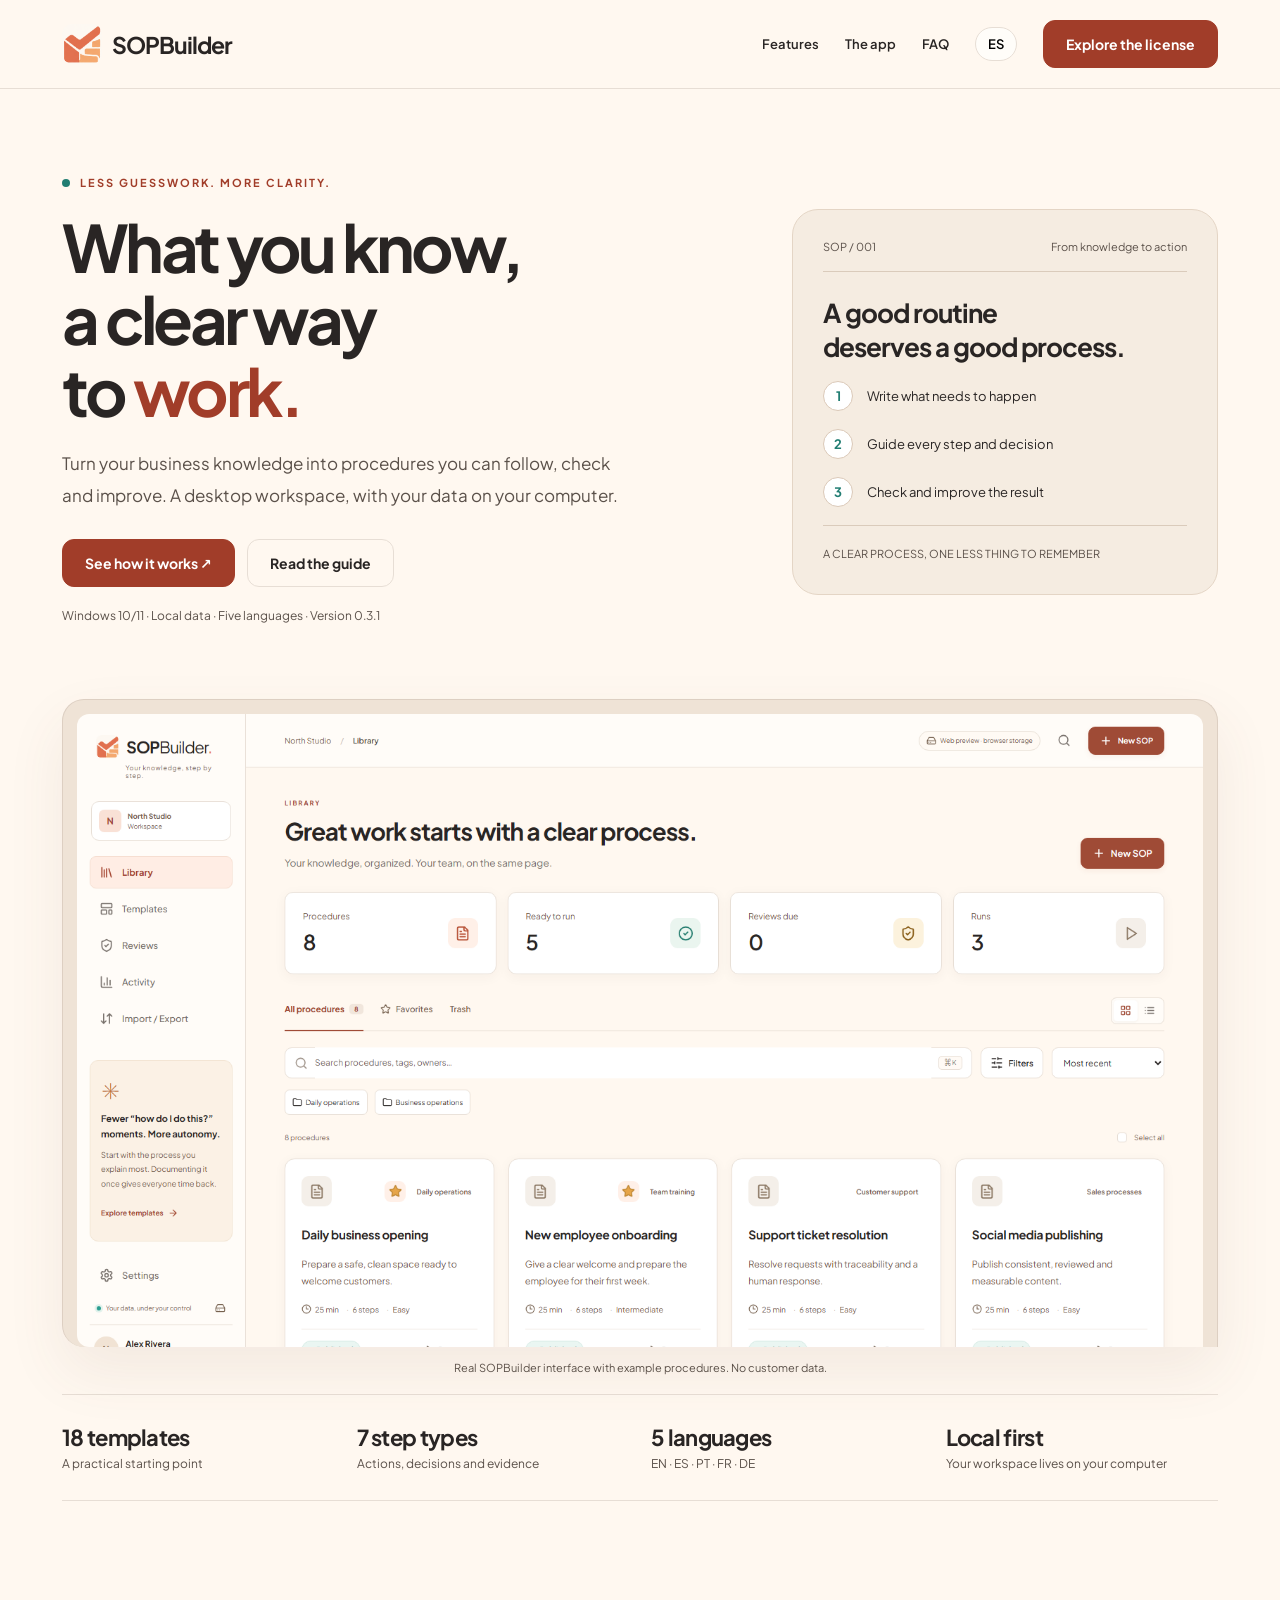
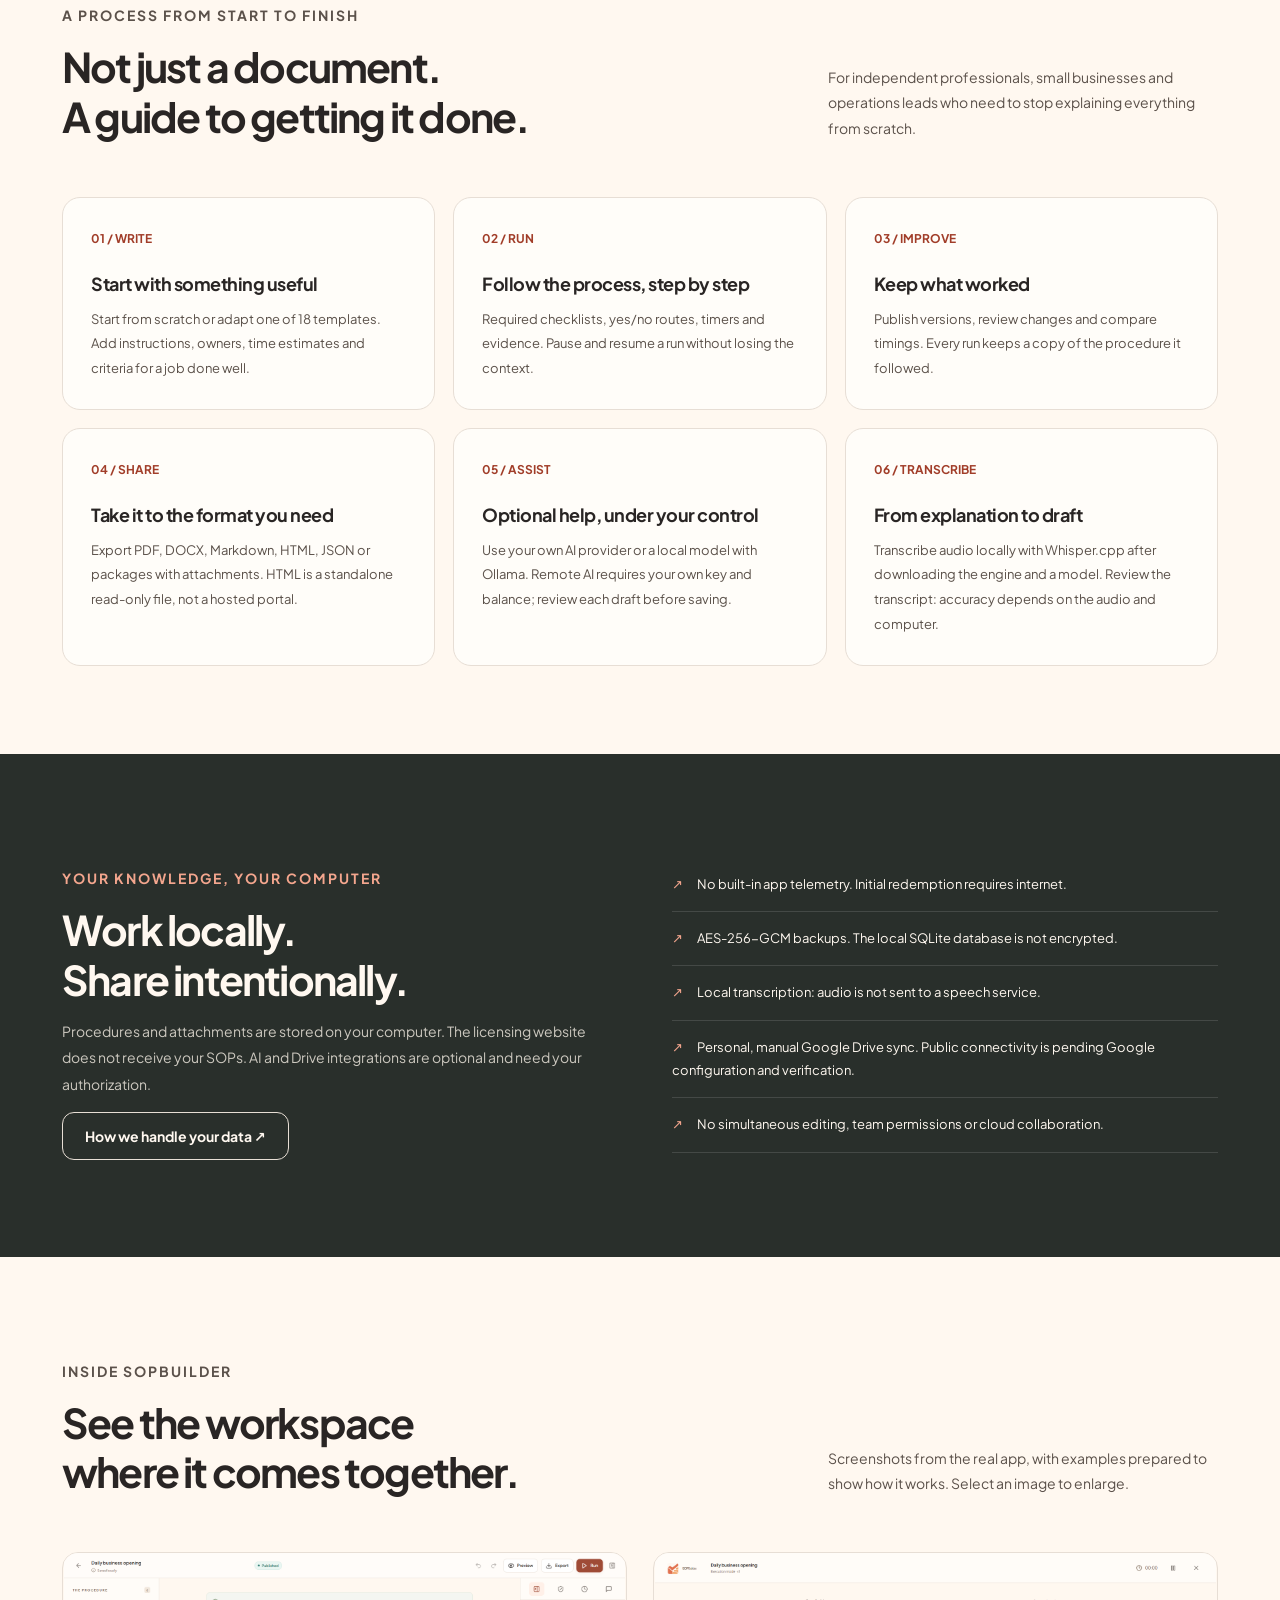
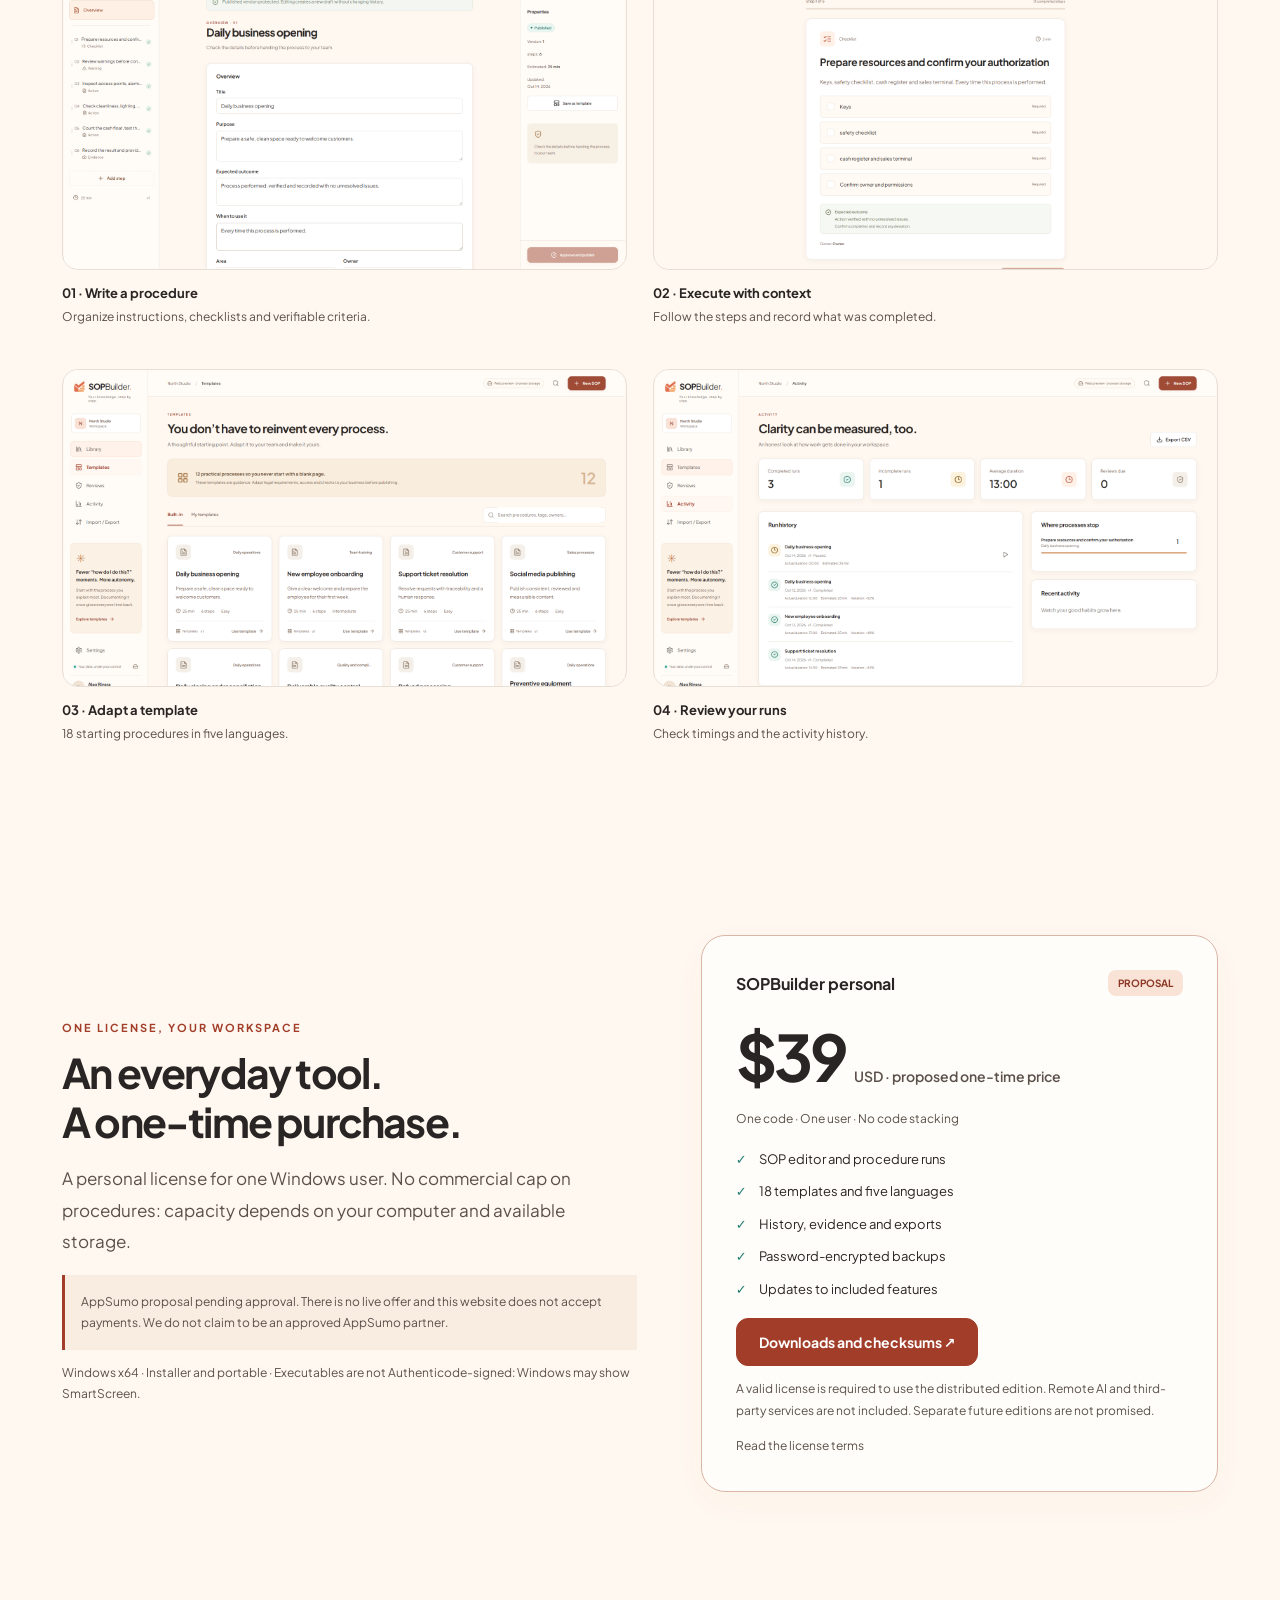
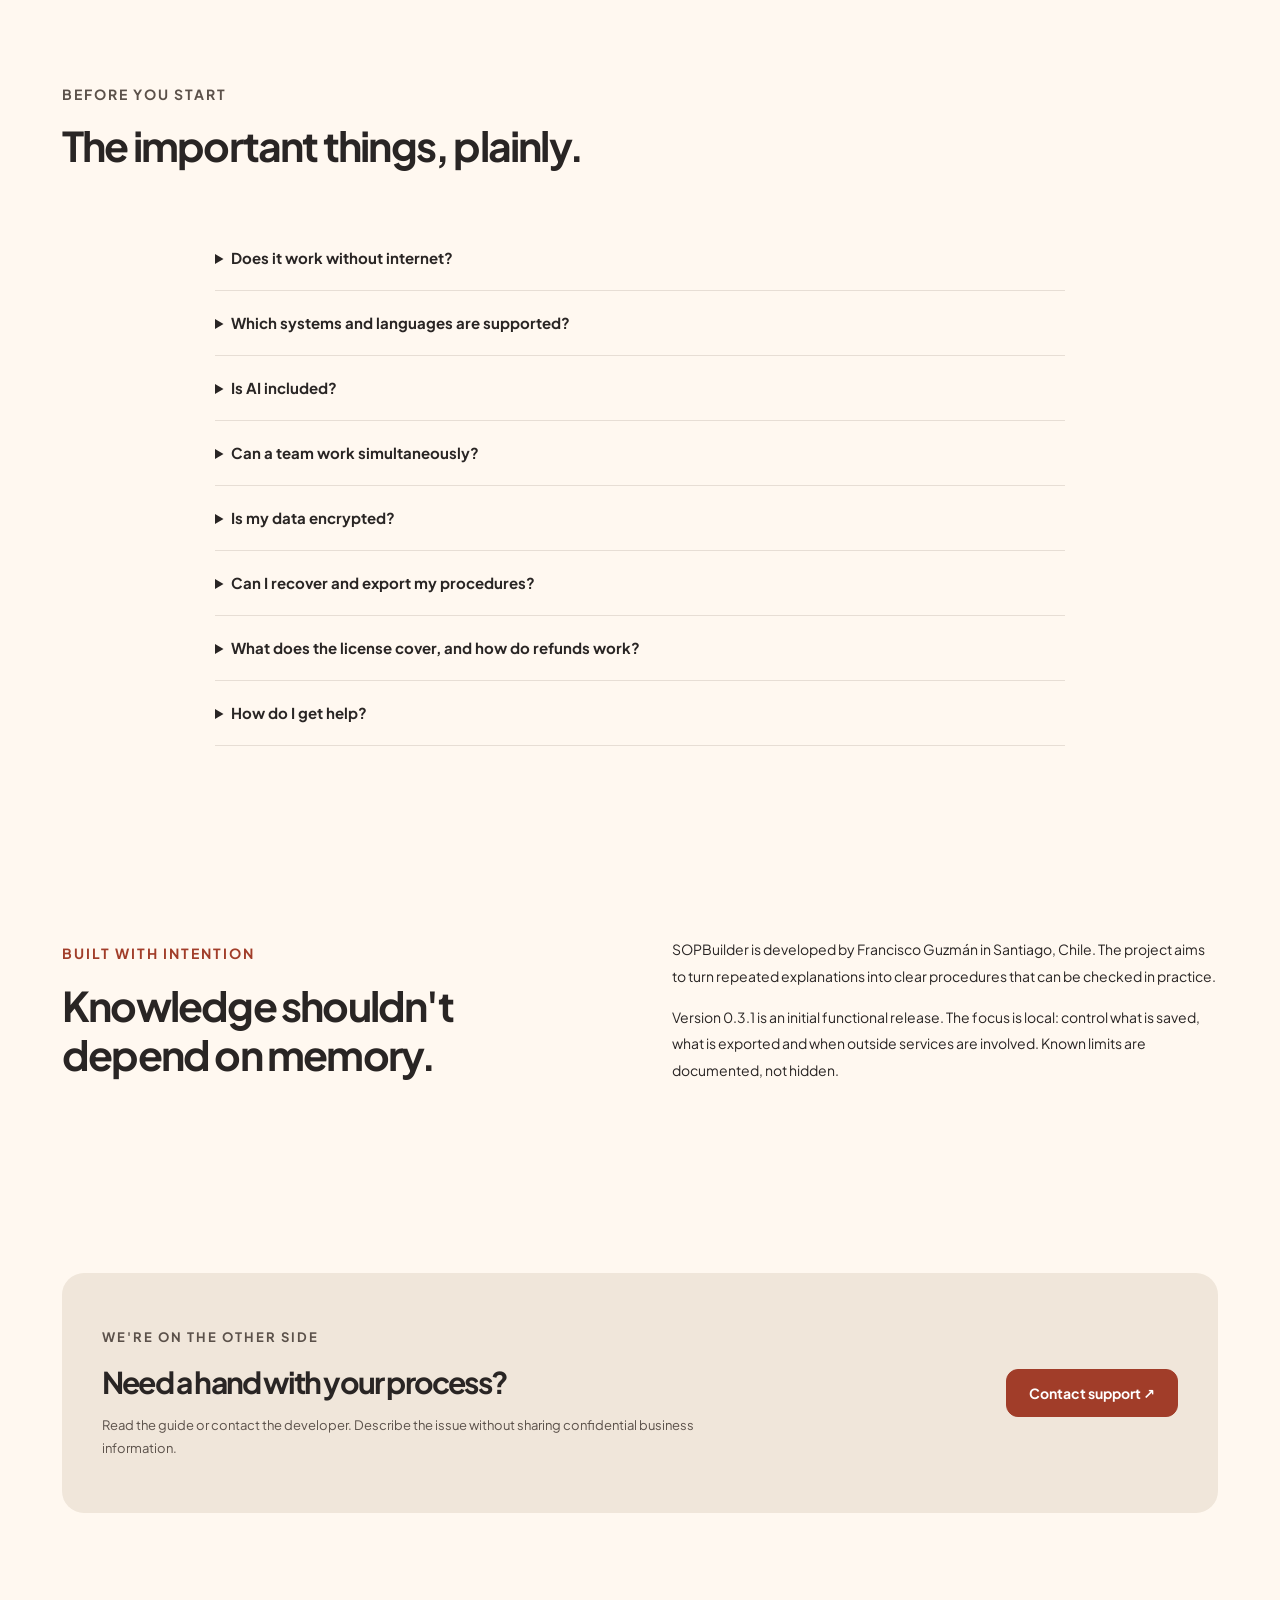
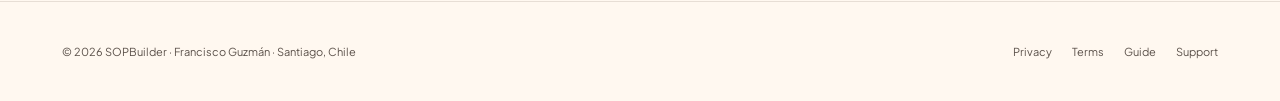
<file: index.html>
<!doctype html>
<html lang="en">
  <head>
    <meta charset="utf-8" />
    <meta name="viewport" content="width=device-width,initial-scale=1" />
    <title>SOPBuilder | Turn procedures into a way of working</title>
    <meta
      name="description"
      content="Create, run and improve standard operating procedures on your Windows computer. Local-first storage, checklists, evidence, versions and exports."
    />
    <meta name="referrer" content="strict-origin-when-cross-origin" />
    <meta
      http-equiv="Content-Security-Policy"
      content="default-src 'self'; img-src 'self'; style-src 'self'; script-src 'self'; font-src 'self'; connect-src 'none'; object-src 'none'; base-uri 'self'; form-action 'none'"
    />
    <meta
      property="og:title"
      content="SOPBuilder | Procedures you can actually follow"
    />
    <meta
      property="og:description"
      content="A local-first Windows workspace to write, execute and improve your SOPs."
    />
    <meta
      property="og:image"
      content="https://fguzman-stack.github.io/SOPBuilder-Web/assets/hero.png"
    />
    <meta
      property="og:url"
      content="https://fguzman-stack.github.io/SOPBuilder-Web/"
    />
    <link
      rel="canonical"
      href="https://fguzman-stack.github.io/SOPBuilder-Web/"
    />
    <link rel="icon" href="assets/icon.png" />
    <link rel="stylesheet" href="assets/site.css?v=0.3.1" />
    <script src="assets/site.js" defer></script>
  </head>
  <body>
    <a class="skip" href="#main">Skip to content</a>
    <header class="header">
      <div class="container nav">
        <a class="brand" href="./"
          ><img
            src="assets/icon.png"
            alt=""
            width="40"
            height="40"
          />SOPBuilder</a
        >
        <nav class="nav-links" aria-label="Main navigation">
          <a class="desktop-link" href="#features" data-es="Funciones"
            >Features</a
          ><a class="desktop-link" href="#gallery" data-es="La aplicación"
            >The app</a
          ><a class="desktop-link" href="#faq">FAQ</a
          ><button class="language" id="language" aria-label="Change language">
            ES</button
          ><a class="btn" href="#download" data-es="Conocer la licencia"
            >Explore the license</a
          >
        </nav>
      </div>
    </header>
    <main id="main">
      <section class="hero">
        <div class="container">
          <div class="hero-grid reveal">
            <div>
              <p class="eyebrow">
                <span class="dot"></span
                ><span data-es="Menos improvisación. Más claridad."
                  >Less guesswork. More clarity.</span
                >
              </p>
              <h1
                data-es="Lo que sabes,<br>una forma clara<br>de <em>trabajar.</em>"
              >
                What you know,<br />a clear way<br />to <em>work.</em>
              </h1>
              <p
                class="lead"
                data-es="Convierte el conocimiento de tu negocio en procedimientos que puedas seguir, comprobar y mejorar. Un espacio de escritorio, con tus datos en tu equipo."
              >
                Turn your business knowledge into procedures you can follow,
                check and improve. A desktop workspace, with your data on your
                computer.
              </p>
              <div class="actions">
                <a class="btn" href="#gallery" data-es="Mira cómo funciona ↗"
                  >See how it works ↗</a
                ><a
                  class="btn secondary"
                  href="guide.html"
                  data-es="Leer la guía"
                  >Read the guide</a
                >
              </div>
              <p
                class="micro"
                data-es="Windows 10/11 · Datos locales · Cinco idiomas · Versión 0.3.1"
              >
                Windows 10/11 · Local data · Five languages · Version 0.3.1
              </p>
            </div>
            <aside
              class="hero-note"
              aria-label="Illustrative workflow, not an app screenshot"
            >
              <div class="note-top">
                <span>SOP / 001</span
                ><span data-es="Del conocimiento a la acción"
                  >From knowledge to action</span
                >
              </div>
              <div
                class="note-title"
                data-es="Una buena rutina<br>merece un buen proceso."
              >
                A good routine<br />deserves a good process.
              </div>
              <div class="note-step">
                <span class="step-num">1</span
                ><span data-es="Escribe qué hay que hacer"
                  >Write what needs to happen</span
                >
              </div>
              <div class="note-step">
                <span class="step-num">2</span
                ><span data-es="Guía cada paso y decisión"
                  >Guide every step and decision</span
                >
              </div>
              <div class="note-step">
                <span class="step-num">3</span
                ><span data-es="Comprueba y mejora el resultado"
                  >Check and improve the result</span
                >
              </div>
              <div
                class="note-label"
                data-es="UN PROCESO CLARO, UNA COSA MENOS EN TU CABEZA"
              >
                A CLEAR PROCESS, ONE LESS THING TO REMEMBER
              </div>
            </aside>
          </div>
          <div class="shot-wrap reveal">
            <img
              src="assets/hero.png"
              alt="SOPBuilder procedure library with realistic example procedures"
              width="1600"
              height="900"
              fetchpriority="high"
            />
          </div>
          <p
            class="caption"
            data-es="Interfaz real de SOPBuilder con procedimientos de ejemplo. No son datos de clientes."
          >
            Real SOPBuilder interface with example procedures. No customer data.
          </p>
          <div class="facts">
            <div class="fact">
              <strong data-es="18 plantillas">18 templates</strong
              ><span data-es="Un punto de partida concreto"
                >A practical starting point</span
              >
            </div>
            <div class="fact">
              <strong data-es="7 tipos de paso">7 step types</strong
              ><span data-es="Acciones, decisiones y evidencia"
                >Actions, decisions and evidence</span
              >
            </div>
            <div class="fact">
              <strong data-es="5 idiomas">5 languages</strong
              ><span>EN · ES · PT · FR · DE</span>
            </div>
            <div class="fact">
              <strong data-es="Local primero">Local first</strong
              ><span data-es="Tu espacio vive en tu equipo"
                >Your workspace lives on your computer</span
              >
            </div>
          </div>
        </div>
      </section>
      <section class="section" id="features">
        <div class="container">
          <div class="section-head">
            <div>
              <p class="eyebrow" data-es="Un proceso de principio a fin">
                A process from start to finish
              </p>
              <h2 data-es="No solo un documento.<br>Una guía para hacerlo.">
                Not just a document.<br />A guide to getting it done.
              </h2>
            </div>
            <p
              data-es="Para profesionales, pequeños negocios y responsables de operaciones que necesitan dejar de explicarlo todo desde cero."
            >
              For independent professionals, small businesses and operations
              leads who need to stop explaining everything from scratch.
            </p>
          </div>
          <div class="features">
            <article class="feature">
              <span class="number">01 / WRITE</span>
              <h3 data-es="Empieza con algo útil">
                Start with something useful
              </h3>
              <p
                data-es="Crea desde cero o adapta una de 18 plantillas. Añade instrucciones, responsables, tiempos y criterios para saber cuándo está bien hecho."
              >
                Start from scratch or adapt one of 18 templates. Add
                instructions, owners, time estimates and criteria for a job done
                well.
              </p>
            </article>
            <article class="feature">
              <span class="number">02 / RUN</span>
              <h3 data-es="Sigue el proceso, paso a paso">
                Follow the process, step by step
              </h3>
              <p
                data-es="Checklists obligatorias, rutas sí/no, temporizadores y evidencia. Pausa y retoma una ejecución sin perder el contexto."
              >
                Required checklists, yes/no routes, timers and evidence. Pause
                and resume a run without losing the context.
              </p>
            </article>
            <article class="feature">
              <span class="number">03 / IMPROVE</span>
              <h3 data-es="Conserva lo que funcionó">Keep what worked</h3>
              <p
                data-es="Publica versiones, revisa cambios y compara tiempos. Cada ejecución conserva una copia del procedimiento que siguió."
              >
                Publish versions, review changes and compare timings. Every run
                keeps a copy of the procedure it followed.
              </p>
            </article>
            <article class="feature">
              <span class="number">04 / SHARE</span>
              <h3 data-es="Llévalo al formato que necesitas">
                Take it to the format you need
              </h3>
              <p
                data-es="Exporta PDF, DOCX, Markdown, HTML, JSON o paquetes con adjuntos. El HTML es un archivo autónomo de lectura, no un portal alojado."
              >
                Export PDF, DOCX, Markdown, HTML, JSON or packages with
                attachments. HTML is a standalone read-only file, not a hosted
                portal.
              </p>
            </article>
            <article class="feature">
              <span class="number">05 / ASSIST</span>
              <h3 data-es="Ayuda opcional, bajo tu control">
                Optional help, under your control
              </h3>
              <p
                data-es="Usa tu proveedor de IA o un modelo local con Ollama. La IA remota requiere tu propia clave y saldo; revisas cada borrador antes de guardarlo."
              >
                Use your own AI provider or a local model with Ollama. Remote AI
                requires your own key and balance; review each draft before
                saving.
              </p>
            </article>
            <article class="feature">
              <span class="number">06 / TRANSCRIBE</span>
              <h3 data-es="De una explicación a un borrador">
                From explanation to draft
              </h3>
              <p
                data-es="Transcribe audio localmente con Whisper.cpp tras descargar el motor y un modelo. Revisa la transcripción: la precisión depende del audio y del equipo."
              >
                Transcribe audio locally with Whisper.cpp after downloading the
                engine and a model. Review the transcript: accuracy depends on
                the audio and computer.
              </p>
            </article>
          </div>
        </div>
      </section>
      <section class="section dark" id="privacy">
        <div class="container story">
          <div>
            <p class="eyebrow" data-es="Tu conocimiento, tu equipo">
              Your knowledge, your computer
            </p>
            <h2 data-es="Trabaja localmente.<br>Comparte con intención.">
              Work locally.<br />Share intentionally.
            </h2>
            <p
              data-es="Los procedimientos y sus adjuntos se guardan en tu ordenador. La web de licencias no recibe tus SOPs. Las integraciones de IA y Drive son opcionales y necesitan tu autorización."
            >
              Procedures and attachments are stored on your computer. The
              licensing website does not receive your SOPs. AI and Drive
              integrations are optional and need your authorization.
            </p>
            <a
              class="btn secondary"
              href="privacy.html"
              data-es="Cómo cuidamos tus datos ↗"
              >How we handle your data ↗</a
            >
          </div>
          <ul class="privacy-points">
            <li
              data-es="Sin telemetría incorporada en la app. El canje inicial requiere Internet."
            >
              No built-in app telemetry. Initial redemption requires internet.
            </li>
            <li
              data-es="Respaldos con AES-256-GCM. La base SQLite local no está cifrada."
            >
              AES-256-GCM backups. The local SQLite database is not encrypted.
            </li>
            <li
              data-es="Transcripción local: el audio no se envía a un servicio de voz."
            >
              Local transcription: audio is not sent to a speech service.
            </li>
            <li
              data-es="Google Drive personal y manual. La conexión pública está pendiente de la configuración y verificación de Google."
            >
              Personal, manual Google Drive sync. Public connectivity is pending
              Google configuration and verification.
            </li>
            <li
              data-es="Sin edición simultánea, permisos de equipo ni colaboración en la nube."
            >
              No simultaneous editing, team permissions or cloud collaboration.
            </li>
          </ul>
        </div>
      </section>
      <section class="section" id="gallery">
        <div class="container">
          <div class="section-head">
            <div>
              <p class="eyebrow" data-es="Dentro de SOPBuilder">
                Inside SOPBuilder
              </p>
              <h2 data-es="Mira el espacio<br>donde todo toma forma.">
                See the workspace<br />where it comes together.
              </h2>
            </div>
            <p
              data-es="Capturas de la aplicación real, con ejemplos preparados para mostrar su funcionamiento. Pulsa para ampliar."
            >
              Screenshots from the real app, with examples prepared to show how
              it works. Select an image to enlarge.
            </p>
          </div>
          <div class="gallery">
            <figure>
              <img
                src="assets/feature-1.png"
                alt="Procedure editor with steps and instructions"
                width="1600"
                height="900"
                loading="lazy"
                tabindex="0"
              />
              <figcaption
                data-es="01 · Escribe un procedimiento<span>Organiza instrucciones, checklists y criterios verificables.</span>"
              >
                01 · Write a procedure<span
                  >Organize instructions, checklists and verifiable
                  criteria.</span
                >
              </figcaption>
            </figure>
            <figure>
              <img
                src="assets/feature-2.png"
                alt="Step-by-step execution with a required checklist"
                width="1600"
                height="900"
                loading="lazy"
                tabindex="0"
              />
              <figcaption
                data-es="02 · Ejecuta con contexto<span>Sigue los pasos y registra lo que se completó.</span>"
              >
                02 · Execute with context<span
                  >Follow the steps and record what was completed.</span
                >
              </figcaption>
            </figure>
            <figure>
              <img
                src="assets/feature-3.png"
                alt="Template library with daily operation procedures"
                width="1600"
                height="900"
                loading="lazy"
                tabindex="0"
              />
              <figcaption
                data-es="03 · Adapta una plantilla<span>18 procedimientos de partida en cinco idiomas.</span>"
              >
                03 · Adapt a template<span
                  >18 starting procedures in five languages.</span
                >
              </figcaption>
            </figure>
            <figure>
              <img
                src="assets/feature-4.png"
                alt="Activity records with completed procedure runs"
                width="1600"
                height="900"
                loading="lazy"
                tabindex="0"
              />
              <figcaption
                data-es="04 · Revisa las ejecuciones<span>Consulta los tiempos y el historial de actividad.</span>"
              >
                04 · Review your runs<span
                  >Check timings and the activity history.</span
                >
              </figcaption>
            </figure>
          </div>
        </div>
      </section>
      <section class="section" id="download">
        <div class="container pricing">
          <div>
            <p class="eyebrow" data-es="Una licencia, tu espacio">
              One license, your workspace
            </p>
            <h2 data-es="Una herramienta diaria.<br>Un pago único.">
              An everyday tool.<br />A one-time purchase.
            </h2>
            <p
              class="lead"
              data-es="Licencia personal para un usuario en Windows. Los procedimientos no tienen un límite comercial impuesto: la capacidad depende del equipo y el almacenamiento disponible."
            >
              A personal license for one Windows user. No commercial cap on
              procedures: capacity depends on your computer and available
              storage.
            </p>
            <p
              class="notice"
              data-es="Propuesta AppSumo pendiente de aprobación. No hay una oferta activa ni se aceptan pagos en esta web. No afirmamos ser un socio aprobado de AppSumo."
            >
              AppSumo proposal pending approval. There is no live offer and this
              website does not accept payments. We do not claim to be an
              approved AppSumo partner.
            </p>
            <p
              class="micro"
              data-es="Windows x64 · Instalador y portable · Ejecutables sin firma Authenticode: Windows puede mostrar SmartScreen."
            >
              Windows x64 · Installer and portable · Executables are not
              Authenticode-signed: Windows may show SmartScreen.
            </p>
          </div>
          <div class="price-card">
            <div class="price-top">
              <strong>SOPBuilder personal</strong
              ><span class="badge" data-es="PROPUESTA">PROPOSAL</span>
            </div>
            <div class="price">
              $39
              <small data-es="USD · pago único propuesto"
                >USD · proposed one-time price</small
              >
            </div>
            <p
              class="micro"
              data-es="Un código · Un usuario · Sin apilar códigos"
            >
              One code · One user · No code stacking
            </p>
            <ul class="price-list">
              <li data-es="Editor y ejecuciones de SOPs">
                SOP editor and procedure runs
              </li>
              <li data-es="18 plantillas y cinco idiomas">
                18 templates and five languages
              </li>
              <li data-es="Historial, evidencia y exportaciones">
                History, evidence and exports
              </li>
              <li data-es="Respaldos cifrados con contraseña">
                Password-encrypted backups
              </li>
              <li data-es="Actualizaciones de las funciones incluidas">
                Updates to included features
              </li>
            </ul>
            <a
              class="btn"
              href="https://github.com/fguzman-stack/SOPBuilder-Web/releases/latest"
              data-es="Descargas y verificaciones ↗"
              >Downloads and checksums ↗</a
            >
            <p
              class="micro"
              data-es="Necesitas una licencia válida para usar la edición distribuida. IA remota y servicios de terceros no incluidos. Ediciones futuras distintas no prometidas."
            >
              A valid license is required to use the distributed edition. Remote
              AI and third-party services are not included. Separate future
              editions are not promised.
            </p>
            <a
              href="terms.html"
              class="micro"
              data-es="Leer los términos de licencia"
              >Read the license terms</a
            >
          </div>
        </div>
      </section>
      <section class="section" id="faq">
        <div class="container">
          <div class="section-head">
            <div>
              <p class="eyebrow" data-es="Antes de empezar">Before you start</p>
              <h2 data-es="Lo importante, sin letra pequeña.">
                The important things, plainly.
              </h2>
            </div>
          </div>
          <div class="faq-list">
            <details>
              <summary data-es="¿Funciona sin Internet?">
                Does it work without internet?
              </summary>
              <p
                data-es="El canje inicial requiere Internet. Después de importar una licencia firmada, las funciones locales funcionan sin conexión; al iniciar con conexión se comprueba si la licencia fue revocada."
              >
                Initial redemption requires internet. After importing a signed
                license, local features work offline; a connected startup checks
                whether the license has been revoked.
              </p>
            </details>
            <details>
              <summary data-es="¿Qué sistemas e idiomas admite?">
                Which systems and languages are supported?
              </summary>
              <p
                data-es="Windows 10 y 11 de 64 bits. Interfaz y plantillas en español, inglés, portugués, francés y alemán; no se ofrece una versión oficial para macOS o Linux."
              >
                64-bit Windows 10 and 11. Interface and templates in Spanish,
                English, Portuguese, French and German; there is no official
                macOS or Linux edition.
              </p>
            </details>
            <details>
              <summary data-es="¿La IA está incluida?">Is AI included?</summary>
              <p
                data-es="Las funciones de integración están incluidas, pero la IA remota necesita tu cuenta, clave y saldo propios. Ollama necesita instalación y un modelo local compatible."
              >
                The integration features are included, but remote AI needs your
                own account, key and balance. Ollama needs installation and a
                compatible local model.
              </p>
            </details>
            <details>
              <summary data-es="¿Puede trabajar un equipo al mismo tiempo?">
                Can a team work simultaneously?
              </summary>
              <p
                data-es="No: es un espacio local para un usuario, sin edición en tiempo real ni roles en la nube. Puedes compartir exportaciones; los comentarios y revisiones son locales."
              >
                No: this is a local workspace for one user, without real-time
                editing or cloud roles. You can share exports; comments and
                reviews are local.
              </p>
            </details>
            <details>
              <summary data-es="¿Mis datos están cifrados?">
                Is my data encrypted?
              </summary>
              <p
                data-es="La base SQLite local no está cifrada: el bloqueo de la app no protege frente al acceso a los archivos de Windows. Los respaldos con contraseña sí usan AES-256-GCM; Drive no añade cifrado de extremo a extremo a la sincronización."
              >
                The local SQLite database is not encrypted: app locking does not
                prevent access to Windows files. Password-protected backups use
                AES-256-GCM; Drive sync does not add end-to-end encryption.
              </p>
            </details>
            <details>
              <summary
                data-es="¿Puedo recuperar y exportar mis procedimientos?"
              >
                Can I recover and export my procedures?
              </summary>
              <p
                data-es="Puedes exportar PDF, DOCX, Markdown, HTML, JSON y paquetes con adjuntos, y restaurar respaldos cifrados. Conserva la contraseña del respaldo: no podemos recuperarla."
              >
                Export PDF, DOCX, Markdown, HTML, JSON and packages with
                attachments, and restore encrypted backups. Keep your backup
                password: we cannot recover it.
              </p>
            </details>
            <details>
              <summary
                data-es="¿Qué cubre la licencia y cómo pido un reembolso?"
              >
                What does the license cover, and how do refunds work?
              </summary>
              <p
                data-es="La propuesta cubre uso personal y actualizaciones de las funciones incluidas, no servicios externos ni futuras ediciones diferentes. Si la oferta se aprueba, los reembolsos de AppSumo se tramitan con AppSumo según la ventana de la oferta (habitualmente 60 días), y la licencia reembolsada se revoca."
              >
                The proposal covers personal use and updates to included
                features, not external services or separate future editions. If
                approved, AppSumo refunds are handled through AppSumo under the
                offer's window (usually 60 days), and refunded licenses are
                revoked.
              </p>
            </details>
            <details>
              <summary data-es="¿Cómo solicito ayuda?">
                How do I get help?
              </summary>
              <p
                data-es="Escribe a familiazv2016@gmail.com con la versión de Windows y una descripción del problema. No publiques códigos, licencias, contraseñas ni contenido confidencial; todavía no se promete un plazo de respuesta garantizado."
              >
                Email familiazv2016@gmail.com with your Windows version and a
                description of the problem. Do not publish codes, licenses,
                passwords or confidential content; no guaranteed response time
                is currently promised.
              </p>
            </details>
          </div>
        </div>
      </section>
      <section class="section" id="about">
        <div class="container story">
          <div>
            <p class="eyebrow" data-es="Construido con intención">
              Built with intention
            </p>
            <h2 data-es="El conocimiento no debería<br>depender de la memoria.">
              Knowledge shouldn't<br />depend on memory.
            </h2>
          </div>
          <div>
            <p
              data-es="SOPBuilder es desarrollado por Francisco Guzmán, en Santiago, Chile. El proyecto busca convertir explicaciones repetidas en procedimientos claros que se pueden comprobar en la práctica."
            >
              SOPBuilder is developed by Francisco Guzmán in Santiago, Chile.
              The project aims to turn repeated explanations into clear
              procedures that can be checked in practice.
            </p>
            <p
              data-es="La versión 0.3.1 es una primera versión funcional. El enfoque es local: controlar qué se guarda, qué se exporta y cuándo intervienen servicios externos. Los límites conocidos se documentan, no se ocultan."
            >
              Version 0.3.1 is an initial functional release. The focus is
              local: control what is saved, what is exported and when outside
              services are involved. Known limits are documented, not hidden.
            </p>
          </div>
        </div>
      </section>
      <section class="section" id="support">
        <div class="container">
          <div class="support-card">
            <div>
              <p class="eyebrow" data-es="Estamos del otro lado">
                We're on the other side
              </p>
              <h2 data-es="¿Tu proceso necesita una mano?">
                Need a hand with your process?
              </h2>
              <p
                data-es="Consulta la guía o escribe al desarrollador. Describe el problema sin compartir información confidencial de tu negocio."
              >
                Read the guide or contact the developer. Describe the issue
                without sharing confidential business information.
              </p>
            </div>
            <a
              class="btn"
              href="mailto:familiazv2016@gmail.com?subject=SOPBuilder%20support"
              data-es="Contactar soporte ↗"
              >Contact support ↗</a
            >
          </div>
        </div>
      </section>
    </main>
    <footer class="footer">
      <div class="container footer-inner">
        <p>© 2026 SOPBuilder · Francisco Guzmán · Santiago, Chile</p>
        <div class="footer-links">
          <a href="privacy.html" data-es="Privacidad">Privacy</a
          ><a href="terms.html" data-es="Términos">Terms</a
          ><a href="guide.html" data-es="Guía">Guide</a
          ><a href="mailto:familiazv2016@gmail.com" data-es="Soporte"
            >Support</a
          >
        </div>
      </div>
    </footer>
    <dialog id="lightbox" class="lightbox">
      <button id="close-lightbox" aria-label="Close image">
        Close / Cerrar ×</button
      ><img id="lightbox-image" alt="" />
    </dialog>
  </body>
</html>
</file>
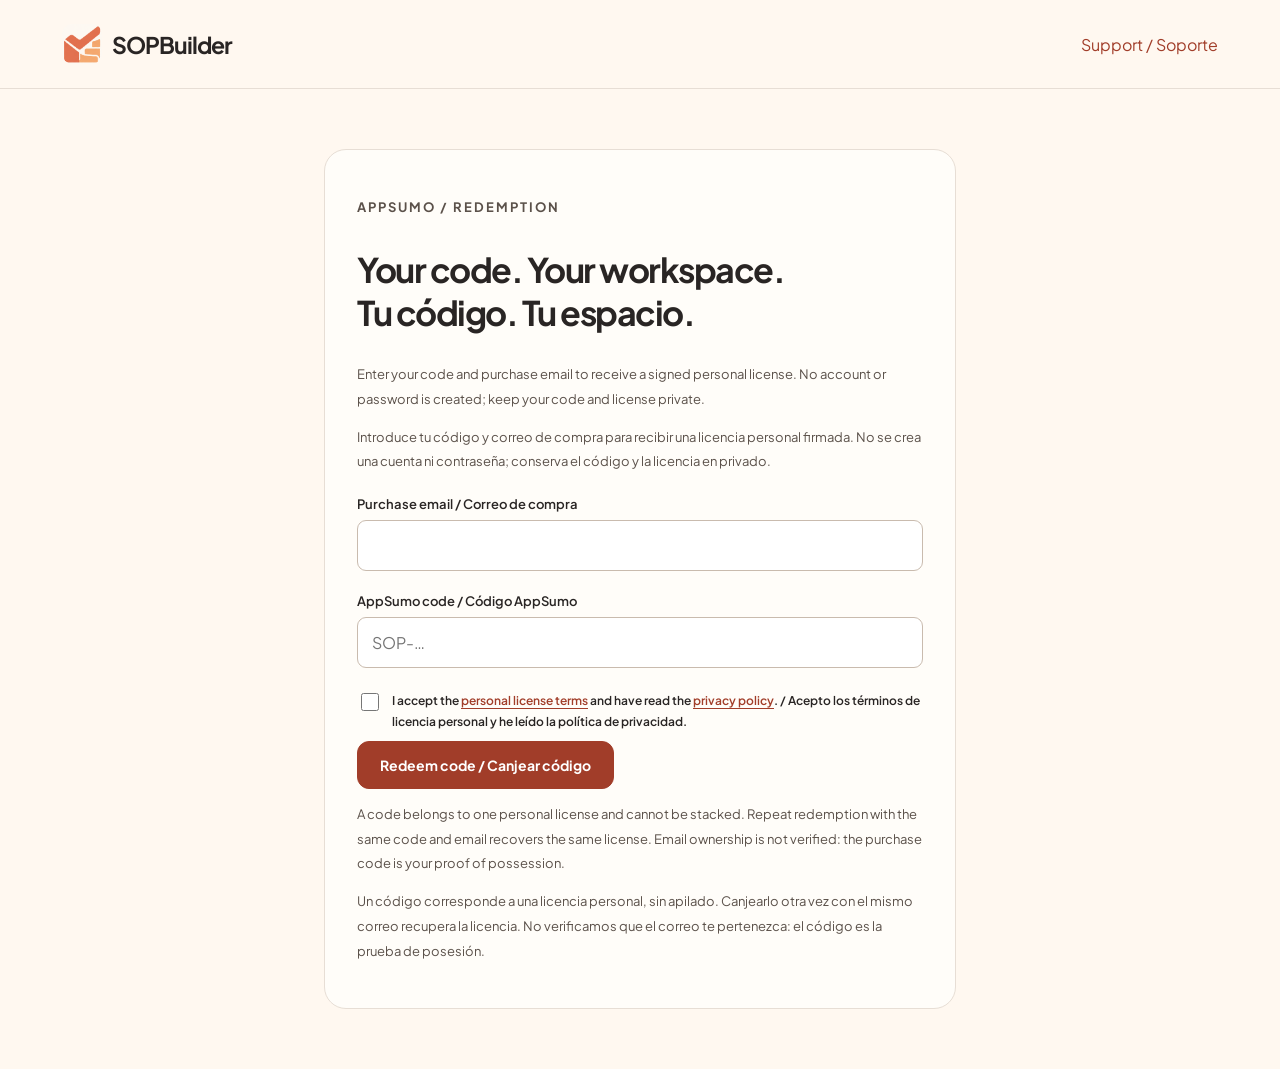
<file: activate-sop-a9e62d71/index.html>
<!doctype html>
<html lang="en">
  <head>
    <meta charset="utf-8" />
    <meta name="viewport" content="width=device-width,initial-scale=1" />
    <title>Redeem your SOPBuilder code</title>
    <meta name="robots" content="noindex,nofollow,noarchive" />
    <meta name="referrer" content="no-referrer" />
    <meta
      http-equiv="Content-Security-Policy"
      content="default-src 'self'; connect-src https://bpxwzslftjzzokgmrrzj.supabase.co; script-src 'self'; style-src 'self'; font-src 'self'; img-src 'self'; object-src 'none'; base-uri 'self'; form-action 'none'"
    />
    <link rel="icon" href="../assets/icon.png" />
    <link rel="stylesheet" href="../assets/site.css?v=0.3.1" />
    <script src="../assets/redeem.js" defer></script>
  </head>
  <body>
    <header class="header">
      <div class="container nav">
        <a class="brand" href="../"
          ><img
            src="../assets/icon.png"
            alt=""
            width="40"
            height="40"
          />SOPBuilder</a
        ><a href="mailto:familiazv2016@gmail.com">Support / Soporte</a>
      </div>
    </header>
    <main class="redeem-shell">
      <section class="redeem-card">
        <p class="eyebrow">APPSUMO / REDEMPTION</p>
        <h1>Your code. Your workspace.<br />Tu código. Tu espacio.</h1>
        <p>
          Enter your code and purchase email to receive a signed personal
          license. No account or password is created; keep your code and license
          private.
        </p>
        <p>
          Introduce tu código y correo de compra para recibir una licencia
          personal firmada. No se crea una cuenta ni contraseña; conserva el
          código y la licencia en privado.
        </p>
        <form id="redeem-form">
          <label for="email">Purchase email / Correo de compra</label
          ><input
            id="email"
            type="email"
            required
            maxlength="254"
            autocomplete="email"
          /><label for="code">AppSumo code / Código AppSumo</label
          ><input
            id="code"
            type="text"
            required
            minlength="36"
            maxlength="36"
            pattern="[Ss][Oo][Pp]-[A-Fa-f0-9]{32}"
            autocomplete="off"
            autocapitalize="characters"
            spellcheck="false"
            placeholder="SOP-…"
          /><label class="check-label"
            ><input id="terms" type="checkbox" required /><span
              >I accept the
              <a href="../terms.html" target="_blank" rel="noopener"
                >personal license terms</a
              >
              and have read the
              <a href="../privacy.html" target="_blank" rel="noopener"
                >privacy policy</a
              >. / Acepto los términos de licencia personal y he leído la
              política de privacidad.</span
            ></label
          ><button id="submit" class="btn" type="submit">
            Redeem code / Canjear código
          </button>
        </form>
        <div
          id="message"
          class="form-message"
          role="status"
          aria-live="polite"
        ></div>
        <section id="success" hidden>
          <h2>You're ready / Todo listo</h2>
          <ol>
            <li>Save the .soplicense file. / Guarda el archivo .soplicense.</li>
            <li>
              Download and install SOPBuilder for Windows. / Descarga e instala
              SOPBuilder para Windows.
            </li>
            <li>
              Open the app and choose “Import license”. / Abre la app y elige
              «Importar licencia».
            </li>
          </ol>
          <button id="save-license" class="btn">
            Save license / Guardar licencia
          </button>
          <p>
            <a
              href="https://github.com/fguzman-stack/SOPBuilder-Web/releases/latest"
              target="_blank"
              rel="noopener"
              >Windows downloads and SHA-256 checksums ↗</a
            >
          </p>
          <p>
            The executable is not Authenticode-signed. / El ejecutable no tiene
            firma Authenticode.
          </p>
        </section>
        <p>
          A code belongs to one personal license and cannot be stacked. Repeat
          redemption with the same code and email recovers the same license.
          Email ownership is not verified: the purchase code is your proof of
          possession.
        </p>
        <p>
          Un código corresponde a una licencia personal, sin apilado. Canjearlo
          otra vez con el mismo correo recupera la licencia. No verificamos que
          el correo te pertenezca: el código es la prueba de posesión.
        </p>
        <noscript
          ><p>
            JavaScript is required to redeem securely. / Necesitas JavaScript
            para el canje seguro.
          </p></noscript
        >
      </section>
    </main>
  </body>
</html>
</file>
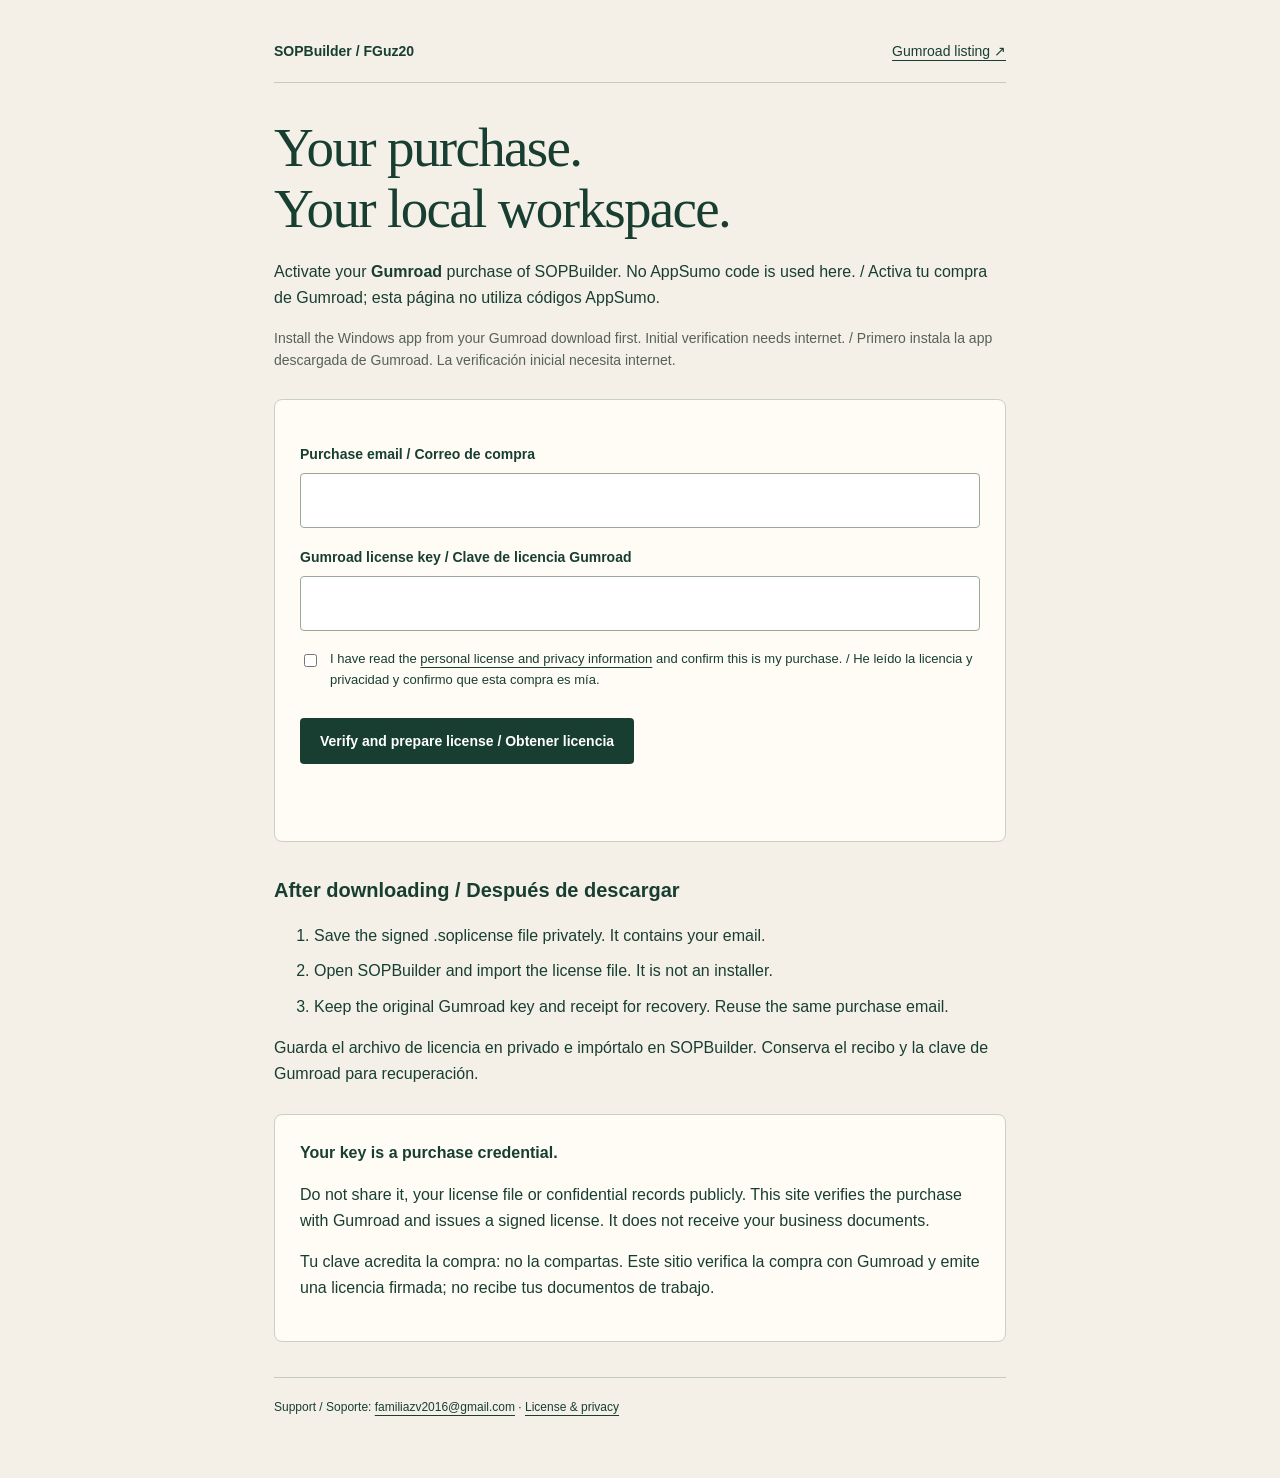
<file: gumroad/index.html>
<!doctype html><html lang="en"><head><meta charset="utf-8"><meta name="viewport" content="width=device-width,initial-scale=1"><meta name="referrer" content="no-referrer"><title>SOPBuilder | Gumroad activation</title><style>*{box-sizing:border-box}body{margin:0;background:#f4f0e7;color:#183e32;font:16px/1.6 Arial,sans-serif}main{max-width:780px;margin:40px auto;padding:0 24px}a{color:inherit;text-underline-offset:4px}nav{display:flex;justify-content:space-between;gap:20px;border-bottom:1px solid #c4cbbc;padding-bottom:20px;font-size:14px}h1{font:400 clamp(36px,7vw,55px)/1.1 Georgia,serif;letter-spacing:-.03em;margin:35px 0 20px}h2{font-size:20px;margin-top:32px}.muted{color:#566158;font-size:14px}form,.notice{padding:25px;background:#fffcf5;border:1px solid #cad0c2;border-radius:8px;margin:28px 0}label{display:block;font-weight:700;font-size:14px;margin:18px 0 7px}input:not([type=checkbox]){display:block;width:100%;padding:14px;border:1px solid #9aa79a;border-radius:4px;font:inherit;background:white;color:#183e32}.consent{font-size:13px;font-weight:400;display:flex;gap:10px;align-items:start}.consent input{margin-top:5px}button,.download{display:inline-block;padding:15px 20px;border:0;border-radius:4px;background:#183e32;color:white;font:700 14px Arial,sans-serif;cursor:pointer;text-decoration:none;margin-top:20px}button:disabled{opacity:.6;cursor:wait}:focus-visible{outline:3px solid #b54229;outline-offset:4px}#status{font-size:14px;min-height:24px}#status.error{color:#9b291d}footer{border-top:1px solid #c4cbbc;margin-top:35px;padding:20px 0;font-size:12px}code{overflow-wrap:anywhere}li{margin-bottom:10px}[hidden]{display:none!important}@media(max-width:480px){main{margin:22px auto;padding:0 17px}form{padding:18px}}</style></head><body><main><nav><strong>SOPBuilder / FGuz20</strong><a href="https://francisssco.gumroad.com/l/sopbuilder-windows">Gumroad listing ↗</a></nav><h1>Your purchase.<br>Your local workspace.</h1><p>Activate your <strong>Gumroad</strong> purchase of SOPBuilder. No AppSumo code is used here. / Activa tu compra de Gumroad; esta página no utiliza códigos AppSumo.</p><p class="muted">Install the Windows app from your Gumroad download first. Initial verification needs internet. / Primero instala la app descargada de Gumroad. La verificación inicial necesita internet.</p><form id="activate"><label for="email">Purchase email / Correo de compra</label><input type="email" id="email" name="email" maxlength="254" required autocomplete="email"><label for="key">Gumroad license key / Clave de licencia Gumroad</label><input id="key" name="key" required minlength="12" maxlength="128" autocomplete="off" spellcheck="false" autocapitalize="characters"><label class="consent"><input type="checkbox" name="consent" required><span>I have read the <a href="terms.html" target="_blank" rel="noopener noreferrer">personal license and privacy information</a> and confirm this is my purchase. / He leído la licencia y privacidad y confirmo que esta compra es mía.</span></label><button id="submit" type="submit">Verify and prepare license / Obtener licencia</button><p id="status" role="status" aria-live="polite"></p><a class="download" id="download" hidden>Save signed license / Guardar licencia</a></form><section><h2>After downloading / Después de descargar</h2><ol><li>Save the signed .soplicense file privately. It contains your email.</li><li>Open SOPBuilder and import the license file. It is not an installer.</li><li>Keep the original Gumroad key and receipt for recovery. Reuse the same purchase email.</li></ol><p lang="es">Guarda el archivo de licencia en privado e impórtalo en SOPBuilder. Conserva el recibo y la clave de Gumroad para recuperación.</p></section><div class="notice"><strong>Your key is a purchase credential.</strong><p>Do not share it, your license file or confidential records publicly. This site verifies the purchase with Gumroad and issues a signed license. It does not receive your business documents.</p><p lang="es">Tu clave acredita la compra: no la compartas. Este sitio verifica la compra con Gumroad y emite una licencia firmada; no recibe tus documentos de trabajo.</p></div><footer>Support / Soporte: <a href="mailto:familiazv2016@gmail.com">familiazv2016@gmail.com</a> · <a href="terms.html">License & privacy</a></footer></main><script>const endpoint="https://bpxwzslftjzzokgmrrzj.supabase.co/functions/v1/gumroad-activate";const form=document.getElementById('activate');const status=document.getElementById('status');const button=document.getElementById('submit');const link=document.getElementById('download');let previousUrl;
form.addEventListener('submit',async(event)=>{event.preventDefault();if(!form.reportValidity())return;button.disabled=true;status.className='';status.textContent='Verifying your Gumroad purchase… / Verificando tu compra…';link.hidden=true;
try{const response=await fetch(endpoint,{method:'POST',headers:{'Content-Type':'application/json'},cache:'no-store',body:JSON.stringify({license_key:form.elements.key.value.trim(),email:form.elements.email.value.trim(),deviceId:document.getElementById('device')?.value.trim(),acceptTerms:form.elements.consent.checked})});const data=await response.json();if(!response.ok||!data.license)throw new Error(data.error||'Activation unavailable');if(previousUrl)URL.revokeObjectURL(previousUrl);previousUrl=URL.createObjectURL(new Blob([JSON.stringify(data.license,null,2)],{type:'application/json'}));link.href=previousUrl;link.download=data.filename;link.hidden=false;status.textContent='License ready. Save it privately, then import it in the app. / Guarda tu licencia en privado e impórtala en la aplicación.';form.elements.key.value='';link.focus();}
catch(error){status.className='error';status.textContent='Could not activate / No se pudo activar: '+(error instanceof Error?error.message:'Check your connection');}finally{button.disabled=false;}});</script></body></html>
</file>
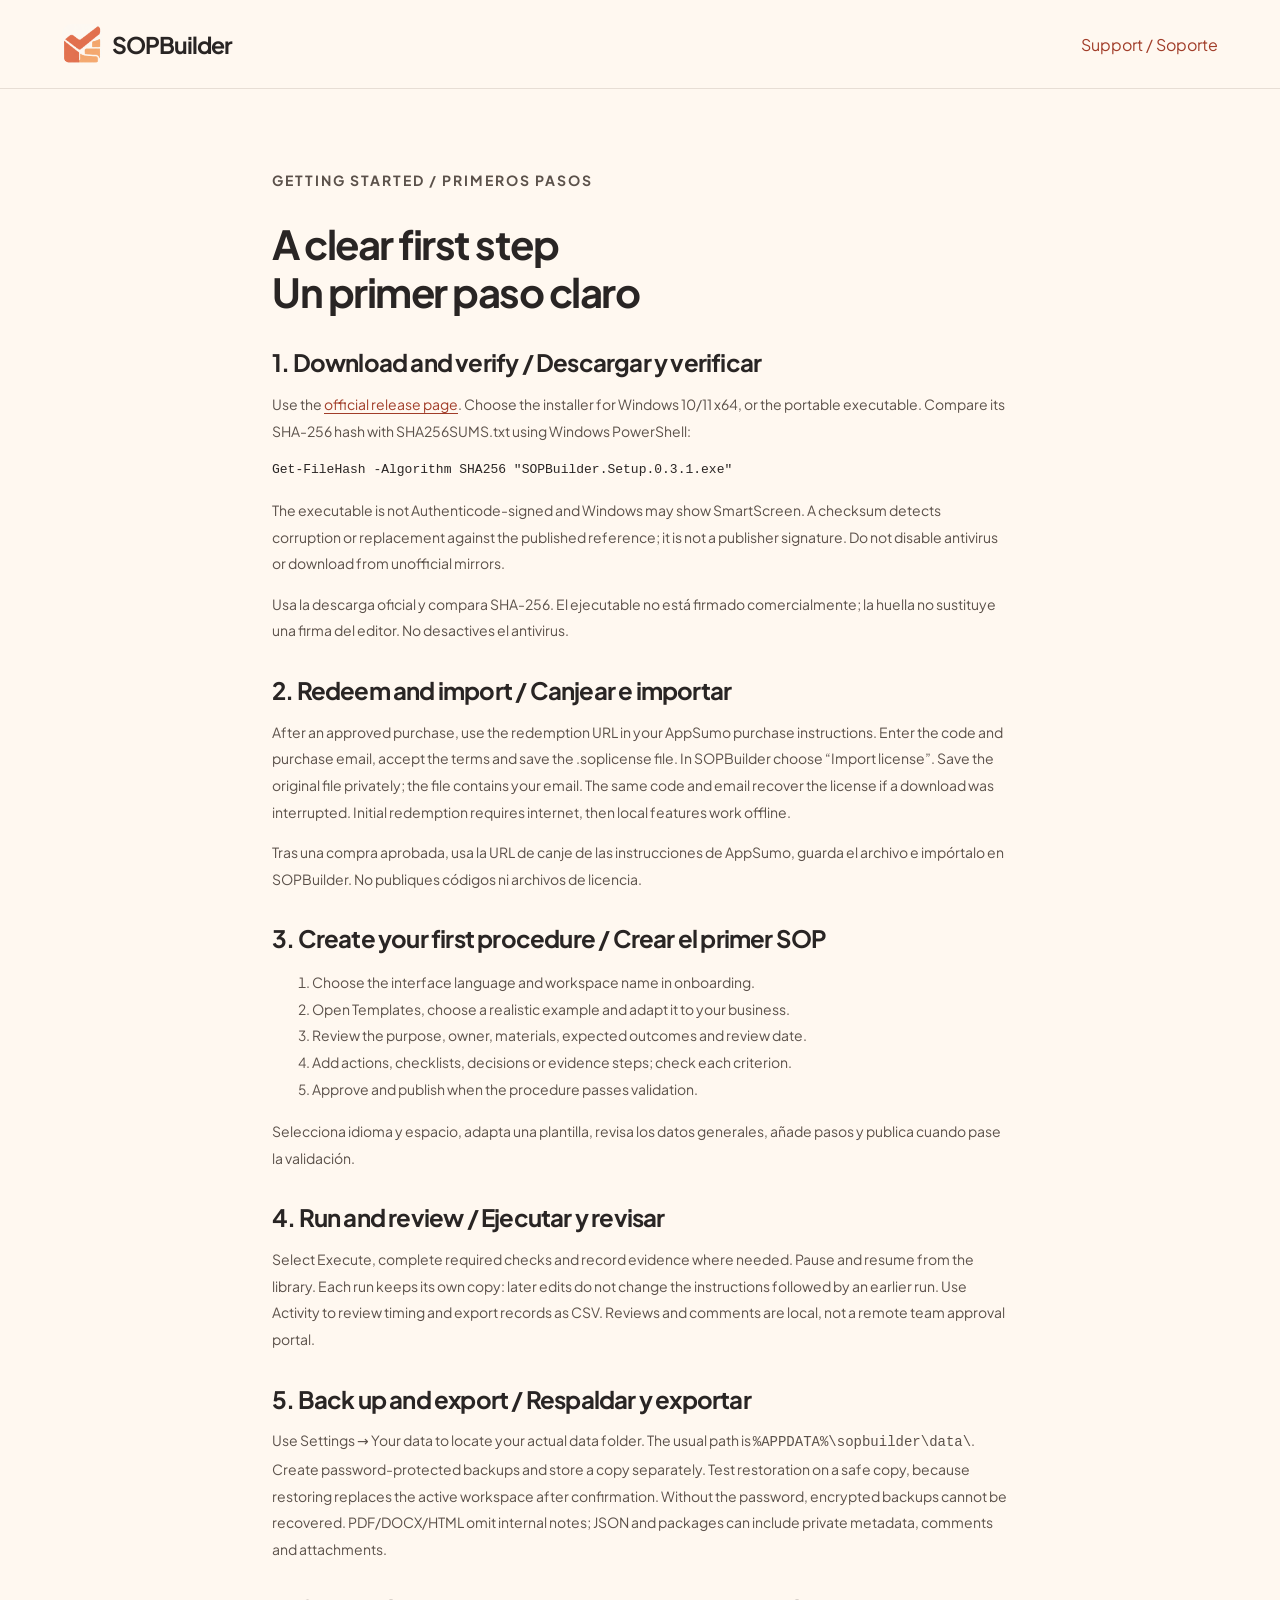
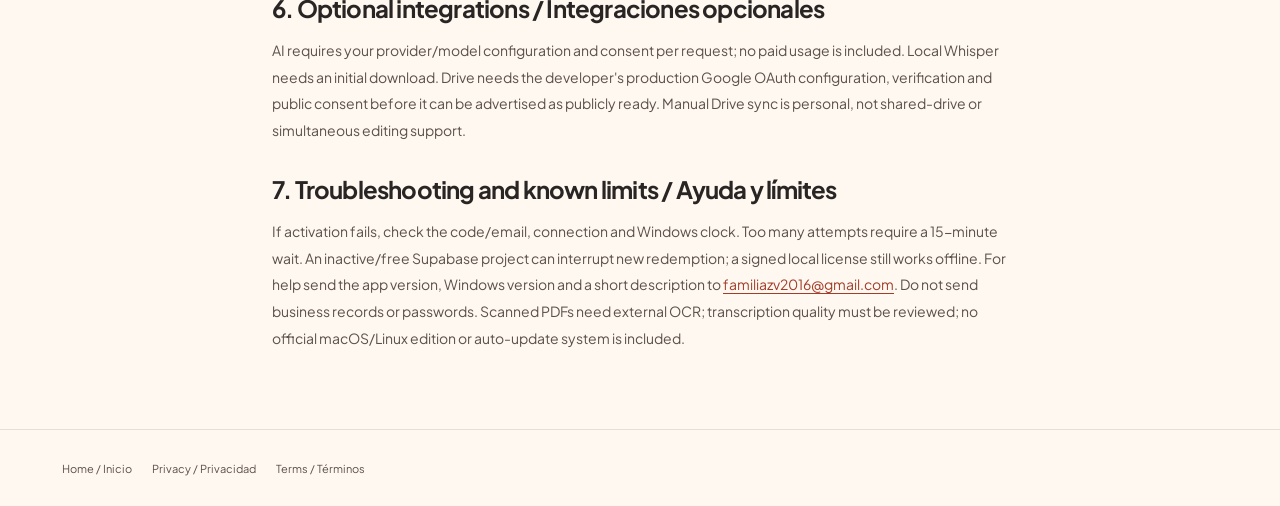
<file: guide.html>
<!doctype html>
<html lang="en">
  <head>
    <meta charset="utf-8" />
    <meta name="viewport" content="width=device-width,initial-scale=1" />
    <title>Getting started | SOPBuilder</title>
    <meta
      name="description"
      content="Download, verify, activate and start using SOPBuilder for Windows."
    />
    <link rel="icon" href="assets/icon.png" />
    <link rel="stylesheet" href="assets/site.css?v=0.3.1" />
  </head>
  <body>
    <header class="header">
      <div class="container nav">
        <a class="brand" href="./"
          ><img
            src="assets/icon.png"
            alt=""
            width="40"
            height="40"
          />SOPBuilder</a
        ><a href="mailto:familiazv2016@gmail.com">Support / Soporte</a>
      </div>
    </header>
    <main class="legal">
      <p class="eyebrow">GETTING STARTED / PRIMEROS PASOS</p>
      <h1>A clear first step<br />Un primer paso claro</h1>
      <h2>1. Download and verify / Descargar y verificar</h2>
      <p>
        Use the
        <a
          href="https://github.com/fguzman-stack/SOPBuilder-Web/releases/latest"
          >official release page</a
        >. Choose the installer for Windows 10/11 x64, or the portable
        executable. Compare its SHA-256 hash with SHA256SUMS.txt using Windows
        PowerShell:
      </p>
      <pre><code>Get-FileHash -Algorithm SHA256 "SOPBuilder.Setup.0.3.1.exe"</code></pre>
      <p>
        The executable is not Authenticode-signed and Windows may show
        SmartScreen. A checksum detects corruption or replacement against the
        published reference; it is not a publisher signature. Do not disable
        antivirus or download from unofficial mirrors.
      </p>
      <p>
        Usa la descarga oficial y compara SHA-256. El ejecutable no está firmado
        comercialmente; la huella no sustituye una firma del editor. No
        desactives el antivirus.
      </p>
      <h2>2. Redeem and import / Canjear e importar</h2>
      <p>
        After an approved purchase, use the redemption URL in your AppSumo
        purchase instructions. Enter the code and purchase email, accept the
        terms and save the .soplicense file. In SOPBuilder choose “Import
        license”. Save the original file privately; the file contains your
        email. The same code and email recover the license if a download was
        interrupted. Initial redemption requires internet, then local features
        work offline.
      </p>
      <p>
        Tras una compra aprobada, usa la URL de canje de las instrucciones de
        AppSumo, guarda el archivo e impórtalo en SOPBuilder. No publiques
        códigos ni archivos de licencia.
      </p>
      <h2>3. Create your first procedure / Crear el primer SOP</h2>
      <ol>
        <li>Choose the interface language and workspace name in onboarding.</li>
        <li>
          Open Templates, choose a realistic example and adapt it to your
          business.
        </li>
        <li>
          Review the purpose, owner, materials, expected outcomes and review
          date.
        </li>
        <li>
          Add actions, checklists, decisions or evidence steps; check each
          criterion.
        </li>
        <li>Approve and publish when the procedure passes validation.</li>
      </ol>
      <p>
        Selecciona idioma y espacio, adapta una plantilla, revisa los datos
        generales, añade pasos y publica cuando pase la validación.
      </p>
      <h2>4. Run and review / Ejecutar y revisar</h2>
      <p>
        Select Execute, complete required checks and record evidence where
        needed. Pause and resume from the library. Each run keeps its own copy:
        later edits do not change the instructions followed by an earlier run.
        Use Activity to review timing and export records as CSV. Reviews and
        comments are local, not a remote team approval portal.
      </p>
      <h2>5. Back up and export / Respaldar y exportar</h2>
      <p>
        Use Settings → Your data to locate your actual data folder. The usual
        path is <code>%APPDATA%\sopbuilder\data\</code>. Create
        password-protected backups and store a copy separately. Test restoration
        on a safe copy, because restoring replaces the active workspace after
        confirmation. Without the password, encrypted backups cannot be
        recovered. PDF/DOCX/HTML omit internal notes; JSON and packages can
        include private metadata, comments and attachments.
      </p>
      <h2>6. Optional integrations / Integraciones opcionales</h2>
      <p>
        AI requires your provider/model configuration and consent per request;
        no paid usage is included. Local Whisper needs an initial download.
        Drive needs the developer's production Google OAuth configuration,
        verification and public consent before it can be advertised as publicly
        ready. Manual Drive sync is personal, not shared-drive or simultaneous
        editing support.
      </p>
      <h2>7. Troubleshooting and known limits / Ayuda y límites</h2>
      <p>
        If activation fails, check the code/email, connection and Windows clock.
        Too many attempts require a 15-minute wait. An inactive/free Supabase
        project can interrupt new redemption; a signed local license still works
        offline. For help send the app version, Windows version and a short
        description to
        <a href="mailto:familiazv2016@gmail.com">familiazv2016@gmail.com</a>. Do
        not send business records or passwords. Scanned PDFs need external OCR;
        transcription quality must be reviewed; no official macOS/Linux edition
        or auto-update system is included.
      </p>
    </main>
    <footer class="footer">
      <div class="container footer-links">
        <a href="./">Home / Inicio</a
        ><a href="privacy.html">Privacy / Privacidad</a
        ><a href="terms.html">Terms / Términos</a>
      </div>
    </footer>
  </body>
</html>
</file>
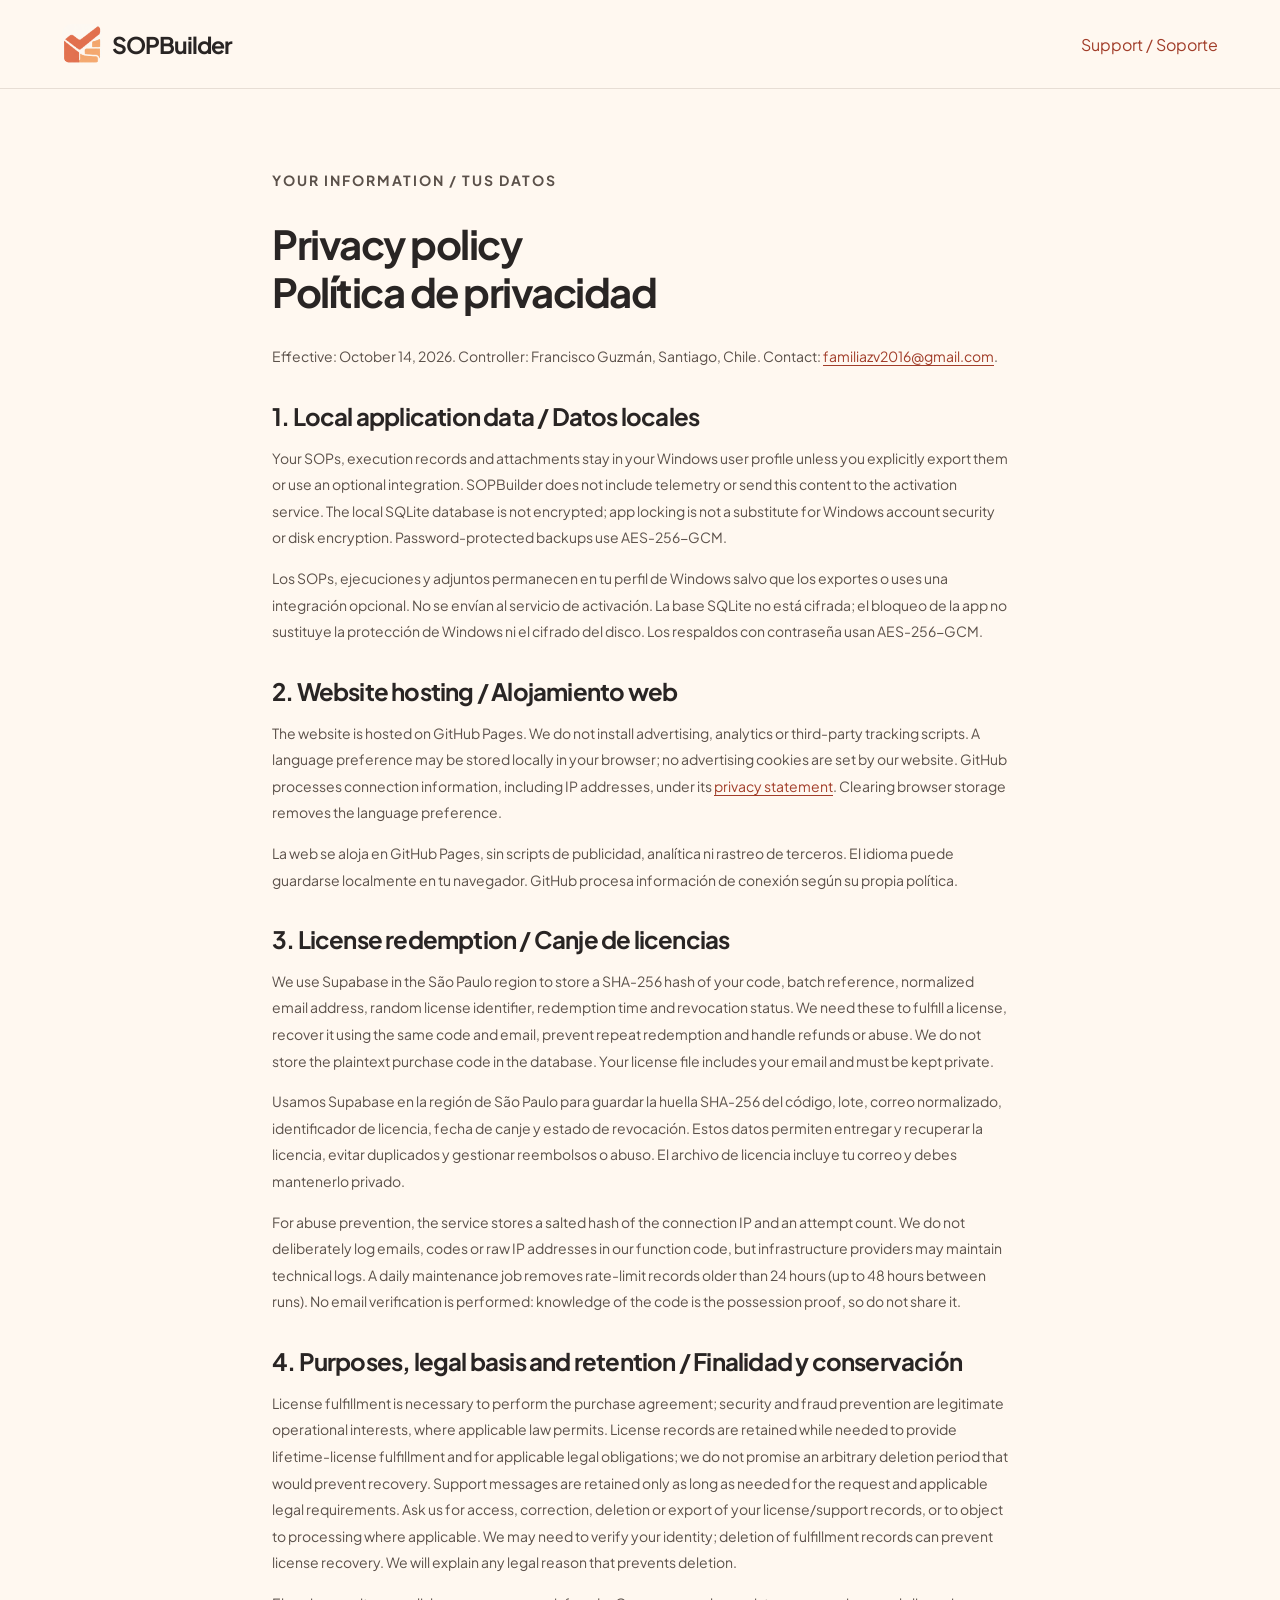
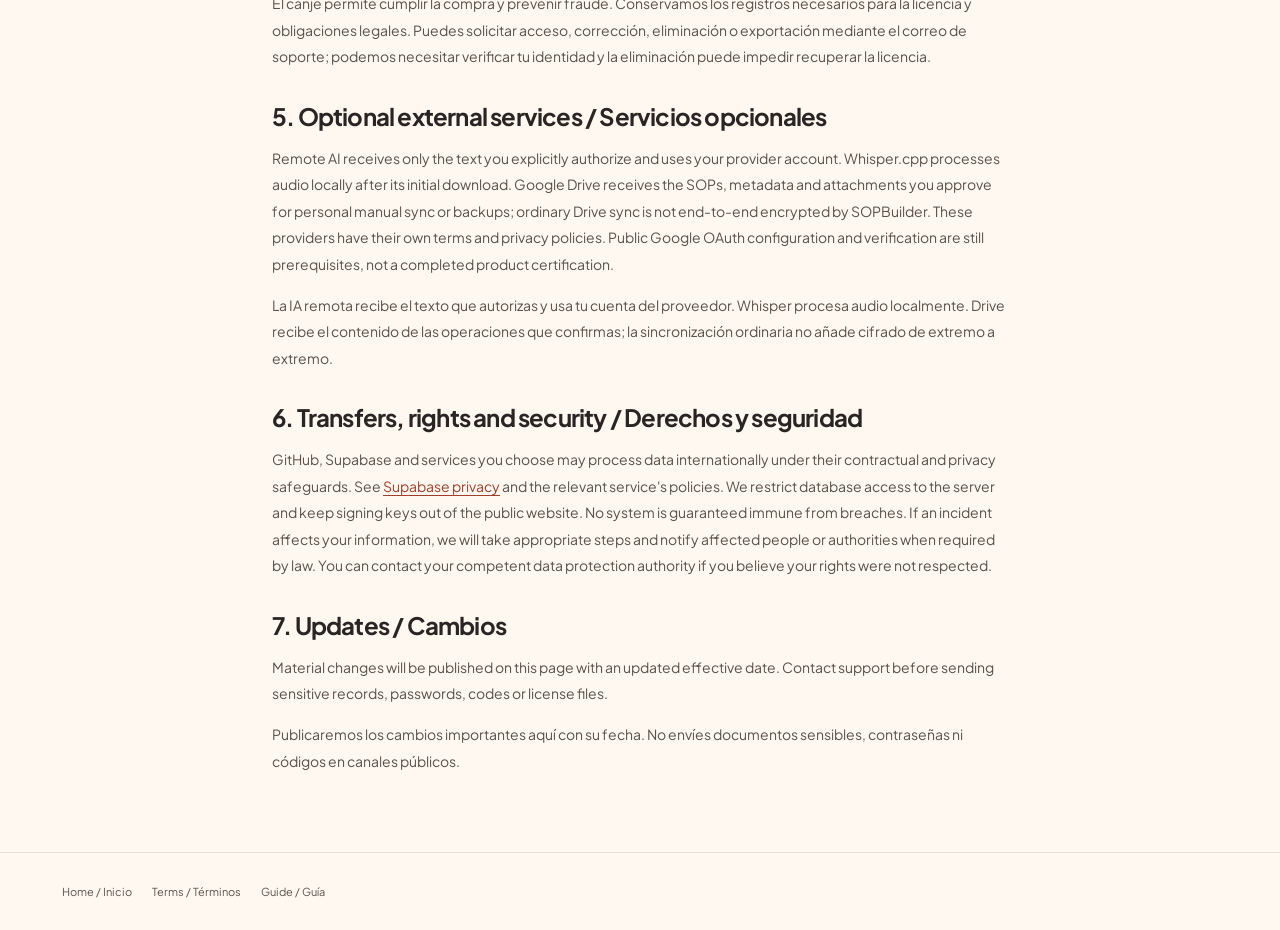
<file: privacy.html>
<!doctype html>
<html lang="en">
  <head>
    <meta charset="utf-8" />
    <meta name="viewport" content="width=device-width,initial-scale=1" />
    <title>Privacy | SOPBuilder</title>
    <meta
      name="description"
      content="How SOPBuilder handles local records, optional integrations and license redemption."
    />
    <meta name="referrer" content="strict-origin-when-cross-origin" />
    <link rel="icon" href="assets/icon.png" />
    <link rel="stylesheet" href="assets/site.css?v=0.3.1" />
  </head>
  <body>
    <header class="header">
      <div class="container nav">
        <a class="brand" href="./"
          ><img
            src="assets/icon.png"
            alt=""
            width="40"
            height="40"
          />SOPBuilder</a
        ><a href="mailto:familiazv2016@gmail.com">Support / Soporte</a>
      </div>
    </header>
    <main class="legal">
      <p class="eyebrow">YOUR INFORMATION / TUS DATOS</p>
      <h1>Privacy policy<br />Política de privacidad</h1>
      <p>
        Effective: October 14, 2026. Controller: Francisco Guzmán, Santiago,
        Chile. Contact:
        <a href="mailto:familiazv2016@gmail.com">familiazv2016@gmail.com</a>.
      </p>
      <h2>1. Local application data / Datos locales</h2>
      <p>
        Your SOPs, execution records and attachments stay in your Windows user
        profile unless you explicitly export them or use an optional
        integration. SOPBuilder does not include telemetry or send this content
        to the activation service. The local SQLite database is not encrypted;
        app locking is not a substitute for Windows account security or disk
        encryption. Password-protected backups use AES-256-GCM.
      </p>
      <p>
        Los SOPs, ejecuciones y adjuntos permanecen en tu perfil de Windows
        salvo que los exportes o uses una integración opcional. No se envían al
        servicio de activación. La base SQLite no está cifrada; el bloqueo de la
        app no sustituye la protección de Windows ni el cifrado del disco. Los
        respaldos con contraseña usan AES-256-GCM.
      </p>
      <h2>2. Website hosting / Alojamiento web</h2>
      <p>
        The website is hosted on GitHub Pages. We do not install advertising,
        analytics or third-party tracking scripts. A language preference may be
        stored locally in your browser; no advertising cookies are set by our
        website. GitHub processes connection information, including IP
        addresses, under its
        <a
          href="https://docs.github.com/en/site-policy/privacy-policies/github-general-privacy-statement"
          >privacy statement</a
        >. Clearing browser storage removes the language preference.
      </p>
      <p>
        La web se aloja en GitHub Pages, sin scripts de publicidad, analítica ni
        rastreo de terceros. El idioma puede guardarse localmente en tu
        navegador. GitHub procesa información de conexión según su propia
        política.
      </p>
      <h2>3. License redemption / Canje de licencias</h2>
      <p>
        We use Supabase in the São Paulo region to store a SHA-256 hash of your
        code, batch reference, normalized email address, random license
        identifier, redemption time and revocation status. We need these to
        fulfill a license, recover it using the same code and email, prevent
        repeat redemption and handle refunds or abuse. We do not store the
        plaintext purchase code in the database. Your license file includes your
        email and must be kept private.
      </p>
      <p>
        Usamos Supabase en la región de São Paulo para guardar la huella SHA-256
        del código, lote, correo normalizado, identificador de licencia, fecha
        de canje y estado de revocación. Estos datos permiten entregar y
        recuperar la licencia, evitar duplicados y gestionar reembolsos o abuso.
        El archivo de licencia incluye tu correo y debes mantenerlo privado.
      </p>
      <p>
        For abuse prevention, the service stores a salted hash of the connection
        IP and an attempt count. We do not deliberately log emails, codes or raw
        IP addresses in our function code, but infrastructure providers may
        maintain technical logs. A daily maintenance job removes rate-limit
        records older than 24 hours (up to 48 hours between runs). No
        email verification is performed: knowledge of the code is the possession
        proof, so do not share it.
      </p>
      <h2>4. Purposes, legal basis and retention / Finalidad y conservación</h2>
      <p>
        License fulfillment is necessary to perform the purchase agreement;
        security and fraud prevention are legitimate operational interests,
        where applicable law permits. License records are retained while needed
        to provide lifetime-license fulfillment and for applicable legal
        obligations; we do not promise an arbitrary deletion period that would
        prevent recovery. Support messages are retained only as long as needed
        for the request and applicable legal requirements. Ask us for access,
        correction, deletion or export of your license/support records, or to
        object to processing where applicable. We may need to verify your
        identity; deletion of fulfillment records can prevent license recovery.
        We will explain any legal reason that prevents deletion.
      </p>
      <p>
        El canje permite cumplir la compra y prevenir fraude. Conservamos los
        registros necesarios para la licencia y obligaciones legales. Puedes
        solicitar acceso, corrección, eliminación o exportación mediante el
        correo de soporte; podemos necesitar verificar tu identidad y la
        eliminación puede impedir recuperar la licencia.
      </p>
      <h2>5. Optional external services / Servicios opcionales</h2>
      <p>
        Remote AI receives only the text you explicitly authorize and uses your
        provider account. Whisper.cpp processes audio locally after its initial
        download. Google Drive receives the SOPs, metadata and attachments you
        approve for personal manual sync or backups; ordinary Drive sync is not
        end-to-end encrypted by SOPBuilder. These providers have their own terms
        and privacy policies. Public Google OAuth configuration and verification
        are still prerequisites, not a completed product certification.
      </p>
      <p>
        La IA remota recibe el texto que autorizas y usa tu cuenta del
        proveedor. Whisper procesa audio localmente. Drive recibe el contenido
        de las operaciones que confirmas; la sincronización ordinaria no añade
        cifrado de extremo a extremo.
      </p>
      <h2>6. Transfers, rights and security / Derechos y seguridad</h2>
      <p>
        GitHub, Supabase and services you choose may process data
        internationally under their contractual and privacy safeguards. See
        <a href="https://supabase.com/privacy">Supabase privacy</a> and the
        relevant service's policies. We restrict database access to the server
        and keep signing keys out of the public website. No system is guaranteed
        immune from breaches. If an incident affects your information, we will
        take appropriate steps and notify affected people or authorities when
        required by law. You can contact your competent data protection
        authority if you believe your rights were not respected.
      </p>
      <h2>7. Updates / Cambios</h2>
      <p>
        Material changes will be published on this page with an updated
        effective date. Contact support before sending sensitive records,
        passwords, codes or license files.
      </p>
      <p>
        Publicaremos los cambios importantes aquí con su fecha. No envíes
        documentos sensibles, contraseñas ni códigos en canales públicos.
      </p>
    </main>
    <footer class="footer">
      <div class="container footer-links">
        <a href="./">Home / Inicio</a><a href="terms.html">Terms / Términos</a
        ><a href="guide.html">Guide / Guía</a>
      </div>
    </footer>
  </body>
</html>
</file>
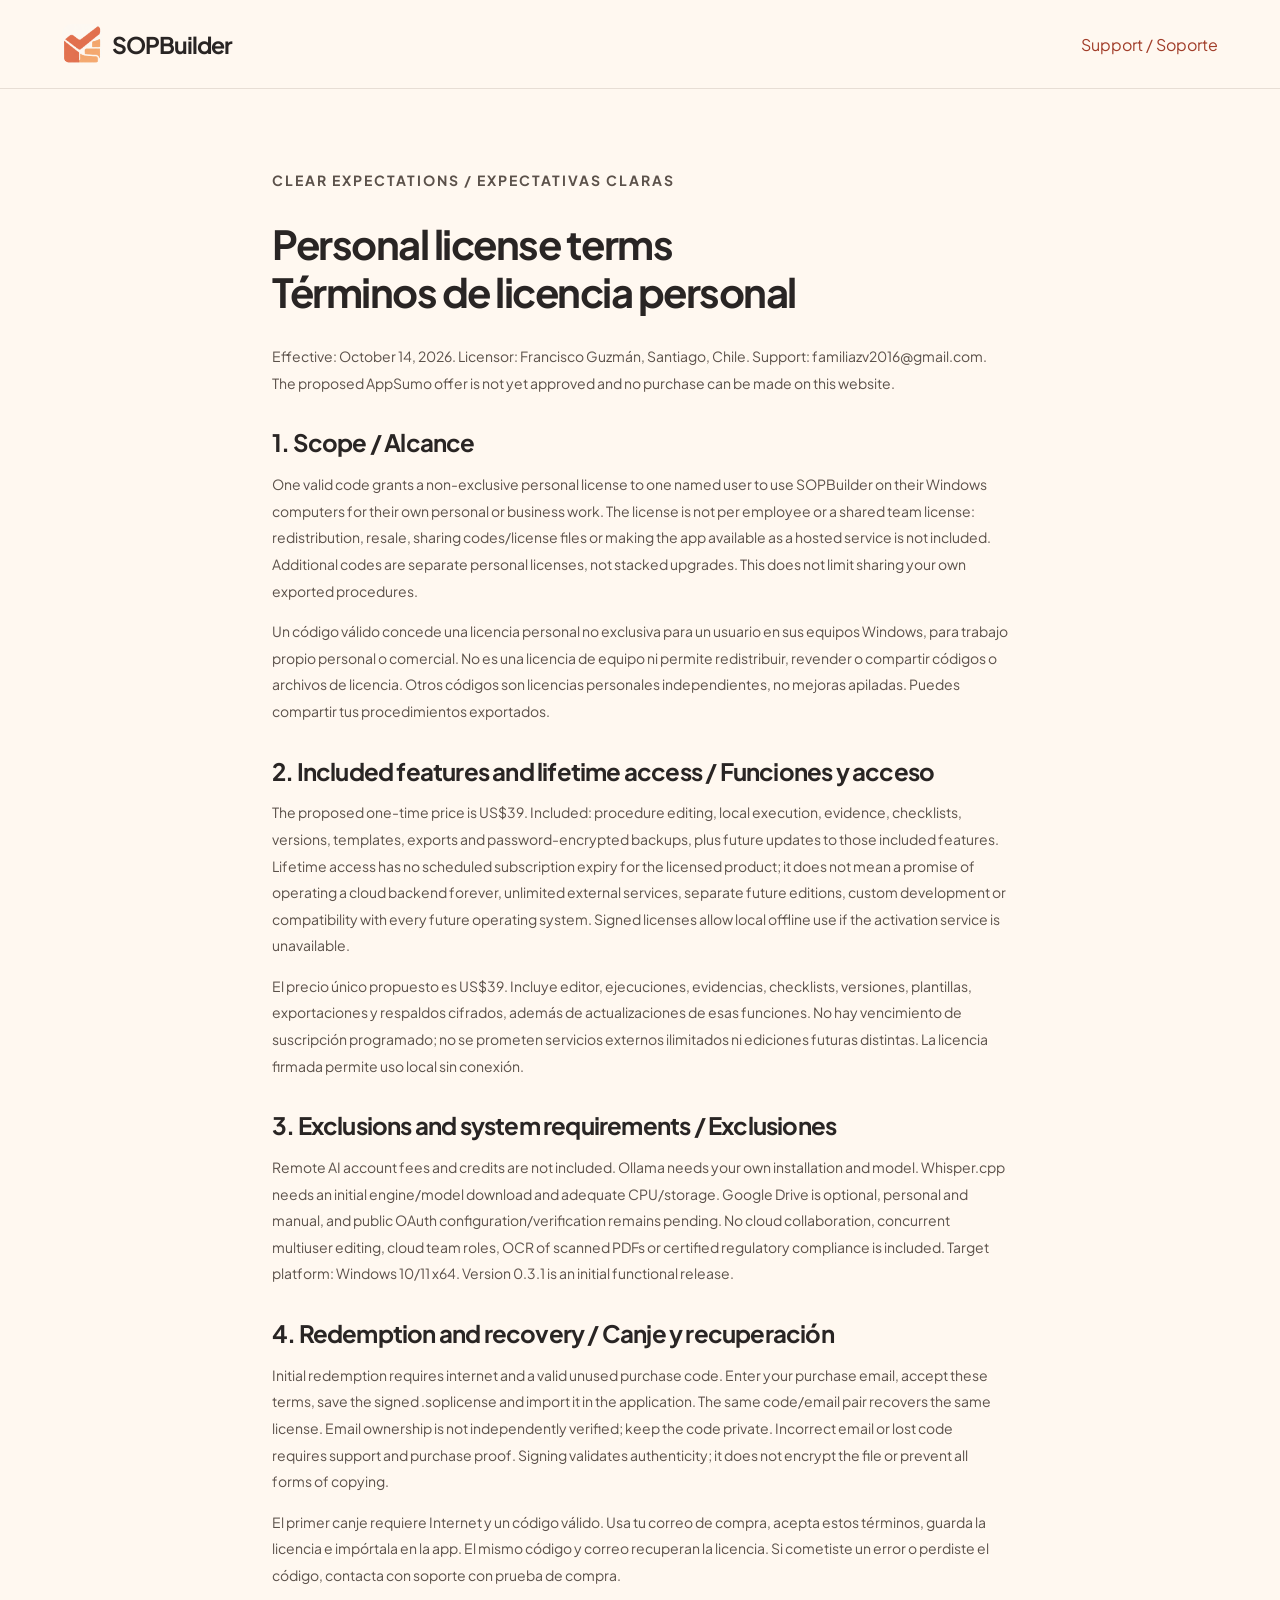
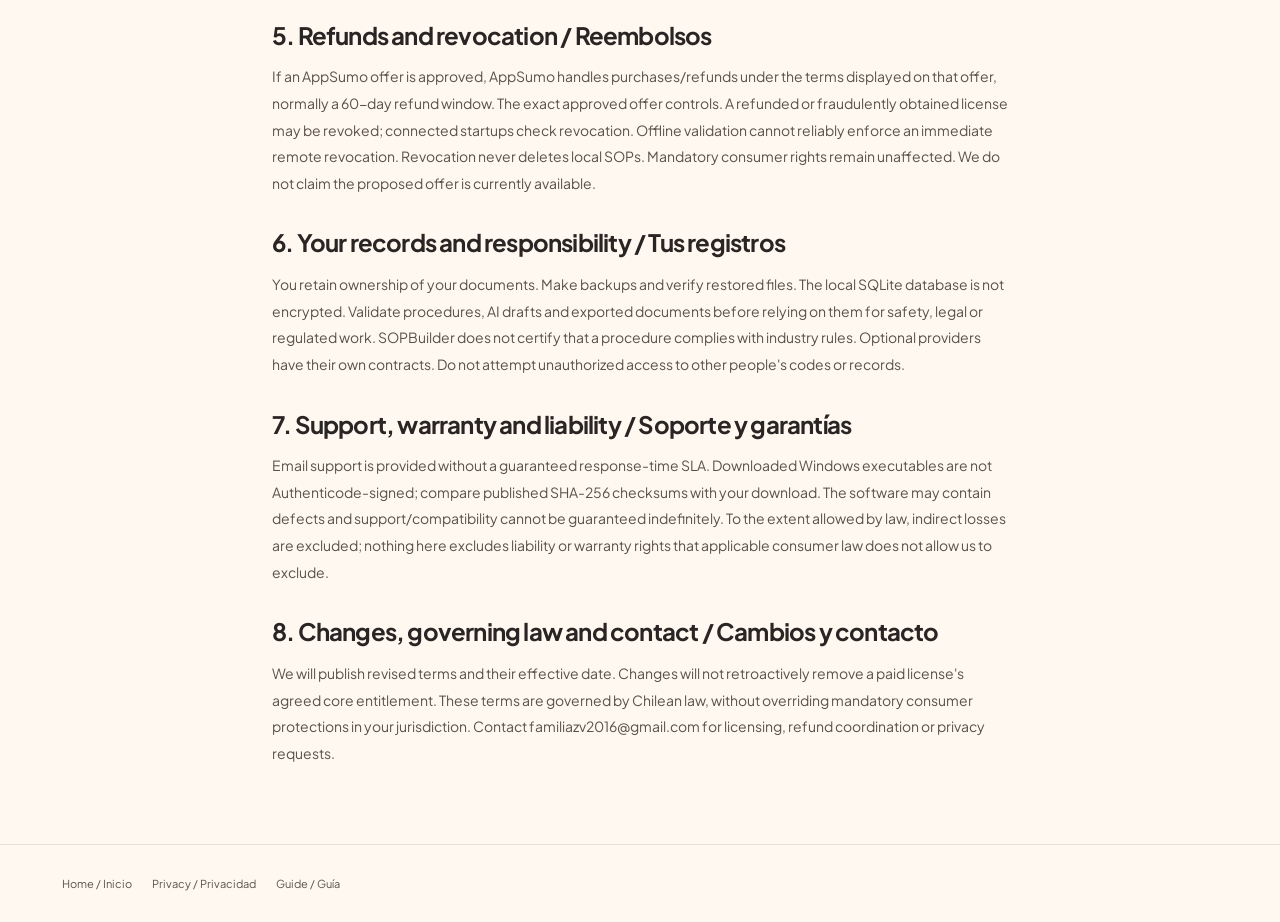
<file: terms.html>
<!doctype html>
<html lang="en">
  <head>
    <meta charset="utf-8" />
    <meta name="viewport" content="width=device-width,initial-scale=1" />
    <title>License terms | SOPBuilder</title>
    <meta
      name="description"
      content="Personal license scope, exclusions, refunds and operating limits for SOPBuilder."
    />
    <link rel="icon" href="assets/icon.png" />
    <link rel="stylesheet" href="assets/site.css?v=0.3.1" />
  </head>
  <body>
    <header class="header">
      <div class="container nav">
        <a class="brand" href="./"
          ><img
            src="assets/icon.png"
            alt=""
            width="40"
            height="40"
          />SOPBuilder</a
        ><a href="mailto:familiazv2016@gmail.com">Support / Soporte</a>
      </div>
    </header>
    <main class="legal">
      <p class="eyebrow">CLEAR EXPECTATIONS / EXPECTATIVAS CLARAS</p>
      <h1>Personal license terms<br />Términos de licencia personal</h1>
      <p>
        Effective: October 14, 2026. Licensor: Francisco Guzmán, Santiago,
        Chile. Support: familiazv2016@gmail.com. The proposed AppSumo offer is
        not yet approved and no purchase can be made on this website.
      </p>
      <h2>1. Scope / Alcance</h2>
      <p>
        One valid code grants a non-exclusive personal license to one named user
        to use SOPBuilder on their Windows computers for their own personal or
        business work. The license is not per employee or a shared team license:
        redistribution, resale, sharing codes/license files or making the app
        available as a hosted service is not included. Additional codes are
        separate personal licenses, not stacked upgrades. This does not limit
        sharing your own exported procedures.
      </p>
      <p>
        Un código válido concede una licencia personal no exclusiva para un
        usuario en sus equipos Windows, para trabajo propio personal o
        comercial. No es una licencia de equipo ni permite redistribuir,
        revender o compartir códigos o archivos de licencia. Otros códigos son
        licencias personales independientes, no mejoras apiladas. Puedes
        compartir tus procedimientos exportados.
      </p>
      <h2>2. Included features and lifetime access / Funciones y acceso</h2>
      <p>
        The proposed one-time price is US$39. Included: procedure editing, local
        execution, evidence, checklists, versions, templates, exports and
        password-encrypted backups, plus future updates to those included
        features. Lifetime access has no scheduled subscription expiry for the
        licensed product; it does not mean a promise of operating a cloud
        backend forever, unlimited external services, separate future editions,
        custom development or compatibility with every future operating system.
        Signed licenses allow local offline use if the activation service is
        unavailable.
      </p>
      <p>
        El precio único propuesto es US$39. Incluye editor, ejecuciones,
        evidencias, checklists, versiones, plantillas, exportaciones y respaldos
        cifrados, además de actualizaciones de esas funciones. No hay
        vencimiento de suscripción programado; no se prometen servicios externos
        ilimitados ni ediciones futuras distintas. La licencia firmada permite
        uso local sin conexión.
      </p>
      <h2>3. Exclusions and system requirements / Exclusiones</h2>
      <p>
        Remote AI account fees and credits are not included. Ollama needs your
        own installation and model. Whisper.cpp needs an initial engine/model
        download and adequate CPU/storage. Google Drive is optional, personal
        and manual, and public OAuth configuration/verification remains pending.
        No cloud collaboration, concurrent multiuser editing, cloud team roles,
        OCR of scanned PDFs or certified regulatory compliance is included.
        Target platform: Windows 10/11 x64. Version 0.3.1 is an initial
        functional release.
      </p>
      <h2>4. Redemption and recovery / Canje y recuperación</h2>
      <p>
        Initial redemption requires internet and a valid unused purchase code.
        Enter your purchase email, accept these terms, save the signed
        .soplicense and import it in the application. The same code/email pair
        recovers the same license. Email ownership is not independently
        verified; keep the code private. Incorrect email or lost code requires
        support and purchase proof. Signing validates authenticity; it does not
        encrypt the file or prevent all forms of copying.
      </p>
      <p>
        El primer canje requiere Internet y un código válido. Usa tu correo de
        compra, acepta estos términos, guarda la licencia e impórtala en la app.
        El mismo código y correo recuperan la licencia. Si cometiste un error o
        perdiste el código, contacta con soporte con prueba de compra.
      </p>
      <h2>5. Refunds and revocation / Reembolsos</h2>
      <p>
        If an AppSumo offer is approved, AppSumo handles purchases/refunds under
        the terms displayed on that offer, normally a 60-day refund window. The
        exact approved offer controls. A refunded or fraudulently obtained
        license may be revoked; connected startups check revocation. Offline
        validation cannot reliably enforce an immediate remote revocation.
        Revocation never deletes local SOPs. Mandatory consumer rights remain
        unaffected. We do not claim the proposed offer is currently available.
      </p>
      <h2>6. Your records and responsibility / Tus registros</h2>
      <p>
        You retain ownership of your documents. Make backups and verify restored
        files. The local SQLite database is not encrypted. Validate procedures,
        AI drafts and exported documents before relying on them for safety,
        legal or regulated work. SOPBuilder does not certify that a procedure
        complies with industry rules. Optional providers have their own
        contracts. Do not attempt unauthorized access to other people's codes or
        records.
      </p>
      <h2>7. Support, warranty and liability / Soporte y garantías</h2>
      <p>
        Email support is provided without a guaranteed response-time SLA.
        Downloaded Windows executables are not Authenticode-signed; compare
        published SHA-256 checksums with your download. The software may contain
        defects and support/compatibility cannot be guaranteed indefinitely. To
        the extent allowed by law, indirect losses are excluded; nothing here
        excludes liability or warranty rights that applicable consumer law does
        not allow us to exclude.
      </p>
      <h2>8. Changes, governing law and contact / Cambios y contacto</h2>
      <p>
        We will publish revised terms and their effective date. Changes will not
        retroactively remove a paid license's agreed core entitlement. These
        terms are governed by Chilean law, without overriding mandatory consumer
        protections in your jurisdiction. Contact familiazv2016@gmail.com for
        licensing, refund coordination or privacy requests.
      </p>
    </main>
    <footer class="footer">
      <div class="container footer-links">
        <a href="./">Home / Inicio</a
        ><a href="privacy.html">Privacy / Privacidad</a
        ><a href="guide.html">Guide / Guía</a>
      </div>
    </footer>
  </body>
</html>
</file>
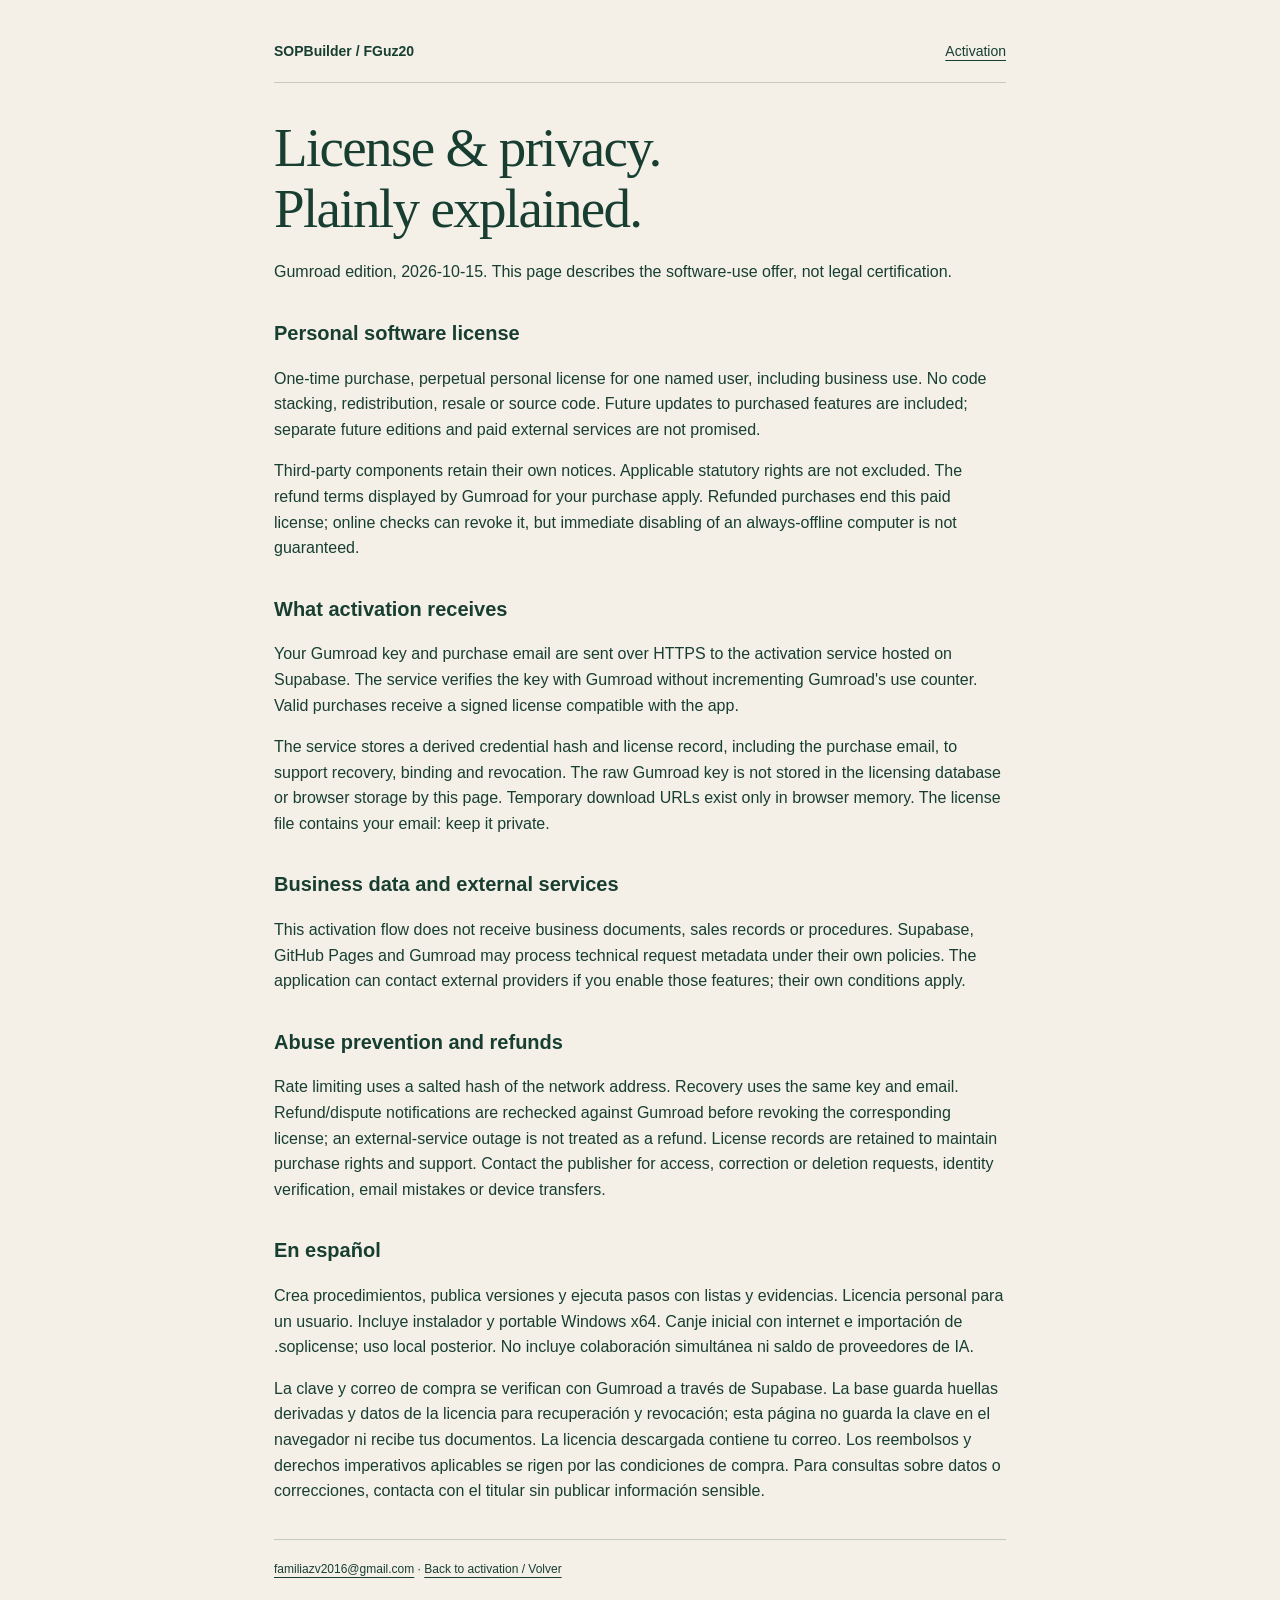
<file: gumroad/terms.html>
<!doctype html><html lang="en"><head><meta charset="utf-8"><meta name="viewport" content="width=device-width,initial-scale=1"><title>SOPBuilder | Gumroad license and privacy</title><style>*{box-sizing:border-box}body{margin:0;background:#f4f0e7;color:#183e32;font:16px/1.6 Arial,sans-serif}main{max-width:780px;margin:40px auto;padding:0 24px}a{color:inherit;text-underline-offset:4px}nav{display:flex;justify-content:space-between;gap:20px;border-bottom:1px solid #c4cbbc;padding-bottom:20px;font-size:14px}h1{font:400 clamp(36px,7vw,55px)/1.1 Georgia,serif;letter-spacing:-.03em;margin:35px 0 20px}h2{font-size:20px;margin-top:32px}.muted{color:#566158;font-size:14px}form,.notice{padding:25px;background:#fffcf5;border:1px solid #cad0c2;border-radius:8px;margin:28px 0}label{display:block;font-weight:700;font-size:14px;margin:18px 0 7px}input:not([type=checkbox]){display:block;width:100%;padding:14px;border:1px solid #9aa79a;border-radius:4px;font:inherit;background:white;color:#183e32}.consent{font-size:13px;font-weight:400;display:flex;gap:10px;align-items:start}.consent input{margin-top:5px}button,.download{display:inline-block;padding:15px 20px;border:0;border-radius:4px;background:#183e32;color:white;font:700 14px Arial,sans-serif;cursor:pointer;text-decoration:none;margin-top:20px}button:disabled{opacity:.6;cursor:wait}:focus-visible{outline:3px solid #b54229;outline-offset:4px}#status{font-size:14px;min-height:24px}#status.error{color:#9b291d}footer{border-top:1px solid #c4cbbc;margin-top:35px;padding:20px 0;font-size:12px}code{overflow-wrap:anywhere}li{margin-bottom:10px}[hidden]{display:none!important}@media(max-width:480px){main{margin:22px auto;padding:0 17px}form{padding:18px}}</style></head><body><main><nav><strong>SOPBuilder / FGuz20</strong><a href="./">Activation</a></nav><h1>License & privacy.<br>Plainly explained.</h1><p>Gumroad edition, 2026-10-15. This page describes the software-use offer, not legal certification.</p><h2>Personal software license</h2><p>One-time purchase, perpetual personal license for one named user, including business use. No code stacking, redistribution, resale or source code. Future updates to purchased features are included; separate future editions and paid external services are not promised.</p><p>Third-party components retain their own notices. Applicable statutory rights are not excluded. The refund terms displayed by Gumroad for your purchase apply. Refunded purchases end this paid license; online checks can revoke it, but immediate disabling of an always-offline computer is not guaranteed.</p><h2>What activation receives</h2><p>Your Gumroad key and purchase email are sent over HTTPS to the activation service hosted on Supabase. The service verifies the key with Gumroad without incrementing Gumroad's use counter. Valid purchases receive a signed license compatible with the app.</p><p>The service stores a derived credential hash and license record, including the purchase email, to support recovery, binding and revocation. The raw Gumroad key is not stored in the licensing database or browser storage by this page. Temporary download URLs exist only in browser memory. The license file contains your email: keep it private.</p><h2>Business data and external services</h2><p>This activation flow does not receive business documents, sales records or procedures. Supabase, GitHub Pages and Gumroad may process technical request metadata under their own policies. The application can contact external providers if you enable those features; their own conditions apply.</p><h2>Abuse prevention and refunds</h2><p>Rate limiting uses a salted hash of the network address. Recovery uses the same key and email. Refund/dispute notifications are rechecked against Gumroad before revoking the corresponding license; an external-service outage is not treated as a refund. License records are retained to maintain purchase rights and support. Contact the publisher for access, correction or deletion requests, identity verification, email mistakes or device transfers.</p><h2>En español</h2><p>Crea procedimientos, publica versiones y ejecuta pasos con listas y evidencias. Licencia personal para un usuario. Incluye instalador y portable Windows x64. Canje inicial con internet e importación de .soplicense; uso local posterior. No incluye colaboración simultánea ni saldo de proveedores de IA.</p><p>La clave y correo de compra se verifican con Gumroad a través de Supabase. La base guarda huellas derivadas y datos de la licencia para recuperación y revocación; esta página no guarda la clave en el navegador ni recibe tus documentos. La licencia descargada contiene tu correo. Los reembolsos y derechos imperativos aplicables se rigen por las condiciones de compra. Para consultas sobre datos o correcciones, contacta con el titular sin publicar información sensible.</p><footer><a href="mailto:familiazv2016@gmail.com">familiazv2016@gmail.com</a> · <a href="./">Back to activation / Volver</a></footer></main></body></html>
</file>
<file: assets/site.css>
@font-face {
  font-family: Jakarta;
  src: url("./jakarta-latin.woff2") format("woff2");
  font-weight: 400;
  font-display: swap;
}
@font-face { font-family: Jakarta; src:url('./jakarta-latin-600.woff2') format('woff2'); font-weight:500 600; font-display:swap; }
@font-face { font-family: Jakarta; src:url('./jakarta-latin-700.woff2') format('woff2'); font-weight:700 900; font-display:swap; }
:root {
  --cream: #fff8f0;
  --paper: #fffdf9;
  --ink: #292524;
  --muted: #5b514a;
  --line: #e7ded5;
  --rust: #a13d29;
  --coral: #e76f51;
  --teal: #217d72;
  font-family: Jakarta, system-ui, sans-serif;
  color: var(--ink);
  background: var(--cream);
  scroll-behavior: smooth;
}
* {
  box-sizing: border-box;
}
/* Keep a quiet, rounded scrollbar without replacing native scrolling. */
::-webkit-scrollbar {
  width: 12px;
  height: 12px;
}
::-webkit-scrollbar-track {
  background: #f5ece3;
  border-radius: 999px;
}
::-webkit-scrollbar-thumb {
  background: #b17d65;
  background-clip: padding-box;
  border: 3px solid transparent;
  border-radius: 999px;
  min-height: 40px;
}
::-webkit-scrollbar-thumb:hover {
  background-color: #925b45;
}
::-webkit-scrollbar-thumb:active {
  background-color: var(--rust);
}
::-webkit-scrollbar-corner {
  background: transparent;
}
@supports not selector(::-webkit-scrollbar) {
  * { scrollbar-width: thin; scrollbar-color: #b17d65 #f5ece3; }
}
@media (forced-colors: active) {
  * { scrollbar-color: auto; }
  ::-webkit-scrollbar-track { background: Canvas; }
  ::-webkit-scrollbar-thumb { background-color: CanvasText; }
}
body {
  margin: 0;
}
a {
  color: var(--rust);
  text-decoration: none;
}
button,
input {
  font: inherit;
}
button,
a,
input {
  outline-offset: 5px;
}
a:focus-visible,
button:focus-visible,
input:focus-visible {
  outline: 3px solid var(--teal);
}
.skip {
  position: absolute;
  left: 12px;
  top: -100px;
  background: #fff;
  padding: 12px;
  z-index: 100;
}
.skip:focus {
  top: 12px;
}
.container {
  max-width: 1220px;
  margin: auto;
  padding: 0 32px;
}
.header {
  border-bottom: 1px solid var(--line);
  background: rgba(255, 248, 240, 0.97);
  position: sticky;
  top: 0;
  z-index: 10;
}
.nav {
  min-height: 88px;
  display: flex;
  align-items: center;
  justify-content: space-between;
  gap: 24px;
}
.brand {
  display: flex;
  align-items: center;
  gap: 10px;
  color: var(--ink);
  font-weight: 800;
  font-size: 23px;
  letter-spacing: -1px;
}
.brand img {
  width: 40px;
  height: 40px;
  border-radius: 10px;
}
.nav-links {
  display: flex;
  align-items: center;
  gap: 26px;
  font-size: 13px;
  font-weight: 600;
}
.nav-links > a {
  color: var(--ink);
}
.nav-links > a.btn { color: white; }
.dark .btn.secondary { color: #fff8f0; }
p a, .check-label a { text-decoration: underline; text-underline-offset: 3px; }
.language {
  border: 1px solid var(--line);
  background: var(--paper);
  border-radius: 20px;
  padding: 8px 12px;
  cursor: pointer;
}
.btn {
  display: inline-flex;
  align-items: center;
  justify-content: center;
  gap: 10px;
  min-height: 48px;
  padding: 13px 22px;
  border-radius: 12px;
  background: var(--rust);
  color: white;
  font-weight: 700;
  font-size: 14px;
  border: 1px solid var(--rust);
  cursor: pointer;
}
.btn:hover {
  background: #963b29;
}
.btn.secondary {
  background: transparent;
  color: var(--ink);
  border-color: var(--line);
}
.btn.secondary:hover {
  background: #fff0e8;
}
.eyebrow {
  font-size: 11px;
  font-weight: 800;
  letter-spacing: 2px;
  text-transform: uppercase;
  color: var(--rust);
  display: flex;
  align-items: center;
  gap: 10px;
}
.dot {
  width: 8px;
  height: 8px;
  border-radius: 50%;
  background: var(--teal);
}
.hero {
  padding: 76px 0 0;
  position: relative;
  overflow: hidden;
}
.hero-grid {
  display: grid;
  grid-template-columns: 1.22fr 0.78fr;
  gap: 64px;
  align-items: center;
}
.hero h1 {
  font-size: clamp(42px, 5.1vw, 70px);
  line-height: 1.1;
  letter-spacing: -3.7px;
  margin: 22px 0;
}
.hero h1 em {
  font-style: normal;
  color: var(--rust);
}
.lead {
  color: var(--muted);
  font-size: 17px;
  line-height: 1.85;
  max-width: 580px;
}
.actions {
  display: flex;
  gap: 12px;
  flex-wrap: wrap;
  margin: 28px 0 18px;
}
.micro {
  font-size: 12px;
  color: var(--muted);
  line-height: 1.8;
}
.hero-note {
  background: #f5ece1;
  border: 1px solid #e4d5c5;
  border-radius: 26px;
  padding: 30px;
}
.note-top {
  display: flex;
  align-items: center;
  justify-content: space-between;
  font-size: 11px;
  color: var(--muted);
  border-bottom: 1px solid #dacbbb;
  padding-bottom: 18px;
}
.note-title {
  font-size: 26px;
  font-weight: 800;
  line-height: 1.3;
  margin: 24px 0 18px;
  letter-spacing: -1px;
}
.note-step {
  display: flex;
  gap: 14px;
  align-items: center;
  margin: 18px 0;
  font-size: 13px;
}
.step-num {
  width: 30px;
  height: 30px;
  border-radius: 50%;
  background: white;
  border: 1px solid #dbc9b8;
  display: grid;
  place-items: center;
  color: var(--teal);
  font-weight: 700;
}
.note-label {
  border-top: 1px solid #dacbbb;
  padding-top: 18px;
  font-size: 11px;
  color: var(--muted);
  line-height: 1.8;
}
.shot-wrap {
  margin-top: 60px;
  padding: 14px 14px 0;
  border: 1px solid #ddcfc2;
  border-bottom: 0;
  border-radius: 22px 22px 0;
  background: #efe3d6;
  box-shadow: 0 25px 60px #6d453b15;
}
.shot-wrap img {
  height: auto;
  aspect-ratio: 16 / 9;
  object-fit: contain;
  display: block;
  width: 100%;
  border-radius: 12px 12px 0;
}
.caption {
  font-size: 11px;
  color: var(--muted);
  text-align: center;
  margin: 14px 0;
}
.facts {
  display: grid;
  grid-template-columns: repeat(4, 1fr);
  border-top: 1px solid var(--line);
  border-bottom: 1px solid var(--line);
  padding: 28px 0;
  margin-top: 20px;
  gap: 22px;
}
.fact strong {
  display: block;
  font-size: 22px;
  letter-spacing: -0.7px;
}
.fact span {
  font-size: 12px;
  color: var(--muted);
}
section[id] {
  scroll-margin-top: 110px;
}
.section {
  padding: 88px 0;
}
.section-head {
  display: flex;
  justify-content: space-between;
  align-items: end;
  gap: 40px;
  margin-bottom: 42px;
}
.section-head h2,
h2 {
  font-size: clamp(30px, 3.2vw, 42px);
  line-height: 1.2;
  letter-spacing: -1.8px;
  margin: 14px 0;
}
.section-head p {
  max-width: 390px;
  color: var(--muted);
  font-size: 14px;
  line-height: 1.8;
}
.features {
  display: grid;
  grid-template-columns: repeat(3, 1fr);
  gap: 18px;
}
.feature {
  padding: 28px;
  border: 1px solid var(--line);
  background: var(--paper);
  border-radius: 18px;
}
.feature .number {
  color: var(--rust);
  font-size: 12px;
  font-weight: 800;
}
.feature h3 {
  font-size: 18px;
  margin: 25px 0 12px;
  letter-spacing: -0.5px;
}
.feature p {
  font-size: 13px;
  line-height: 1.9;
  color: var(--muted);
  margin: 0;
}
.dark {
  background: #292f2b;
  color: #fff8f0;
}
.dark .eyebrow {
  color: #f4a68e;
}
.dark p {
  color: #ccc8bf;
}
.story {
  display: grid;
  grid-template-columns: 1fr 1fr;
  gap: 64px;
  align-items: center;
}
.story h2 {
  max-width: 480px;
}
.story p {
  font-size: 14px;
  line-height: 1.9;
}
.privacy-points {
  list-style: none;
  padding: 0;
}
.privacy-points li {
  padding: 15px 0;
  border-bottom: 1px solid #ffffff20;
  font-size: 13px;
  line-height: 1.8;
}
.privacy-points li:before {
  content: "↗";
  margin-right: 12px;
  color: #f4a68e;
}
.gallery {
  display: grid;
  grid-template-columns: 1fr 1fr;
  gap: 26px;
}
.gallery figure {
  margin: 0;
}
.gallery img {
  width: 100%;
  height: auto;
  aspect-ratio: 16 / 9;
  object-fit: contain;
  border: 1px solid var(--line);
  border-radius: 16px;
  display: block;
  cursor: zoom-in;
}
.gallery figcaption {
  padding: 15px 0;
  font-size: 13px;
  font-weight: 700;
}
.gallery figcaption span {
  display: block;
  font-size: 12px;
  font-weight: 400;
  color: var(--muted);
  line-height: 1.8;
  margin-top: 5px;
}
.pricing {
  display: grid;
  grid-template-columns: 1fr 0.9fr;
  gap: 64px;
  align-items: center;
}
.price-card {
  background: var(--paper);
  border: 1px solid #d9b6a6;
  border-radius: 24px;
  padding: 34px;
  box-shadow: 0 10px 35px #b8493208;
}
.price-top {
  display: flex;
  justify-content: space-between;
  align-items: center;
}
.badge {
  background: #f9e3d7;
  color: #8c3624;
  padding: 7px 10px;
  border-radius: 8px;
  font-size: 10px;
  font-weight: 800;
}
.price {
  font-size: 64px;
  letter-spacing: -3px;
  font-weight: 800;
  margin: 20px 0 4px;
}
.price small {
  font-size: 14px;
  font-weight: 500;
  letter-spacing: 0;
  color: var(--muted);
}
.price-list {
  padding: 0;
  list-style: none;
  font-size: 13px;
  line-height: 2.5;
}
.price-list li:before {
  content: "✓";
  color: var(--teal);
  font-weight: 800;
  margin-right: 10px;
}
.notice {
  font-size: 12px;
  line-height: 1.8;
  background: #f9ede2;
  border-left: 3px solid var(--rust);
  padding: 16px;
  color: var(--muted);
}
.faq-list {
  max-width: 850px;
  margin: auto;
}
details {
  border-bottom: 1px solid var(--line);
  padding: 20px 0;
}
summary {
  font-size: 15px;
  font-weight: 700;
  cursor: pointer;
  line-height: 1.6;
}
details p {
  color: var(--muted);
  font-size: 13px;
  line-height: 1.9;
  max-width: 760px;
}
.support-card {
  border-radius: 22px;
  background: #f0e6da;
  padding: 40px;
  display: flex;
  align-items: center;
  justify-content: space-between;
  gap: 40px;
}
.support-card h2 {
  font-size: 30px;
}
.support-card p {
  font-size: 13px;
  color: var(--muted);
  line-height: 1.8;
  max-width: 650px;
}
.footer {
  border-top: 1px solid var(--line);
  padding: 32px 0;
}
.footer-inner {
  display: flex;
  justify-content: space-between;
  align-items: center;
  gap: 24px;
}
.footer p,
.footer a {
  font-size: 11px;
  color: var(--muted);
}
.footer-links {
  display: flex;
  gap: 20px;
}
.legal {
  max-width: 800px;
  padding: 64px 32px;
  margin: auto;
  line-height: 1.9;
}
.legal h1 {
  font-size: 40px;
  line-height: 1.2;
  letter-spacing: -1.5px;
}
.legal h2 {
  font-size: 24px;
  letter-spacing: -0.8px;
  margin-top: 32px;
}
.legal p,
.legal li {
  font-size: 14px;
  color: var(--muted);
}
.redeem-shell {
  max-width: 680px;
  margin: 60px auto;
  padding: 0 24px;
}
.redeem-card {
  background: var(--paper);
  border: 1px solid var(--line);
  border-radius: 22px;
  padding: 32px;
}
.redeem-card h1 {
  font-size: 34px;
  letter-spacing: -1.5px;
}
.redeem-card p,
.redeem-card li {
  font-size: 13px;
  line-height: 1.9;
  color: var(--muted);
}
label {
  font-size: 13px;
  font-weight: 600;
  display: block;
  margin: 22px 0 8px;
}
input[type="email"],
input[type="text"] {
  width: 100%;
  padding: 14px;
  border: 1px solid #c9bbae;
  background: white;
  border-radius: 9px;
}
input[type="checkbox"] {
  width: 18px;
  height: 18px;
  flex-shrink: 0;
  accent-color: var(--rust);
}
.check-label {
  display: flex;
  gap: 10px;
  line-height: 1.8;
  font-size: 12px;
}
.form-message {
  padding: 14px;
  margin: 18px 0;
  border-radius: 10px;
  background: #f9ede2;
  line-height: 1.8;
  font-size: 13px;
}
.form-message:empty {
  display: none;
}
[hidden] {
  display: none !important;
}
.success {
  background: #e5f0e9;
  border-color: #217d72;
}
.btn:disabled {
  opacity: 0.55;
  cursor: wait;
}
.lightbox {
  border: 0;
  border-radius: 14px;
  padding: 12px;
  max-width: 95vw;
  background: var(--cream);
}
.lightbox::backdrop {
  background: #191714bf;
}
.lightbox img {
  width: auto;
  height: auto;
  object-fit: contain;
  max-width: 90vw;
  max-height: 80vh;
  display: block;
}
.lightbox button {
  display: block;
  margin-left: auto;
  border: 0;
  padding: 10px;
  background: none;
  cursor: pointer;
}
.reveal {
  animation: rise 0.65s ease both;
}
@keyframes rise {
  from {
    opacity: 0;
    transform: translateY(14px);
  }
  to {
    opacity: 1;
    transform: translateY(0);
  }
}
@media (max-width: 850px) {
  .container {
    padding: 0 22px;
  }
  .nav {
    min-height: 76px;
  }
  .nav-links {
    gap: 14px;
  }
  .nav-links .desktop-link {
    display: none;
  }
  .hero {
    padding-top: 48px;
  }
  .hero-grid,
  .story,
  .pricing {
    grid-template-columns: 1fr;
    gap: 32px;
  }
  .hero h1 {
    letter-spacing: -2px;
  }
  .hero-note {
    display: none;
  }
  .shot-wrap {
    margin-top: 34px;
    padding: 8px;
  }
  .facts {
    grid-template-columns: 1fr 1fr;
  }
  .features {
    grid-template-columns: 1fr 1fr;
  }
  .section {
    padding: 58px 0;
  }
  .section-head {
    display: block;
  }
  .gallery {
    grid-template-columns: 1fr;
  }
  .support-card,
  .footer-inner {
    flex-direction: column;
    align-items: start;
  }
  .brand {
    font-size: 20px;
  }
  .footer-links {
    flex-wrap: wrap;
  }
}
@media (max-width: 480px) {
  .features {
    grid-template-columns: 1fr;
  }
  .nav-links {
    gap: 8px;
  }
  .nav-links .btn {
    padding: 10px;
    font-size: 11px;
    min-height: 40px;
  }
  .hero h1 {
    font-size: 42px;
  }
  .price-card,
  .support-card {
    padding: 24px;
  }
  .redeem-card {
    padding: 24px;
  }
}
@media (prefers-reduced-motion: reduce) {
  :root {
    scroll-behavior: auto;
  }
  .reveal {
    animation: none;
  }
}
</file>
